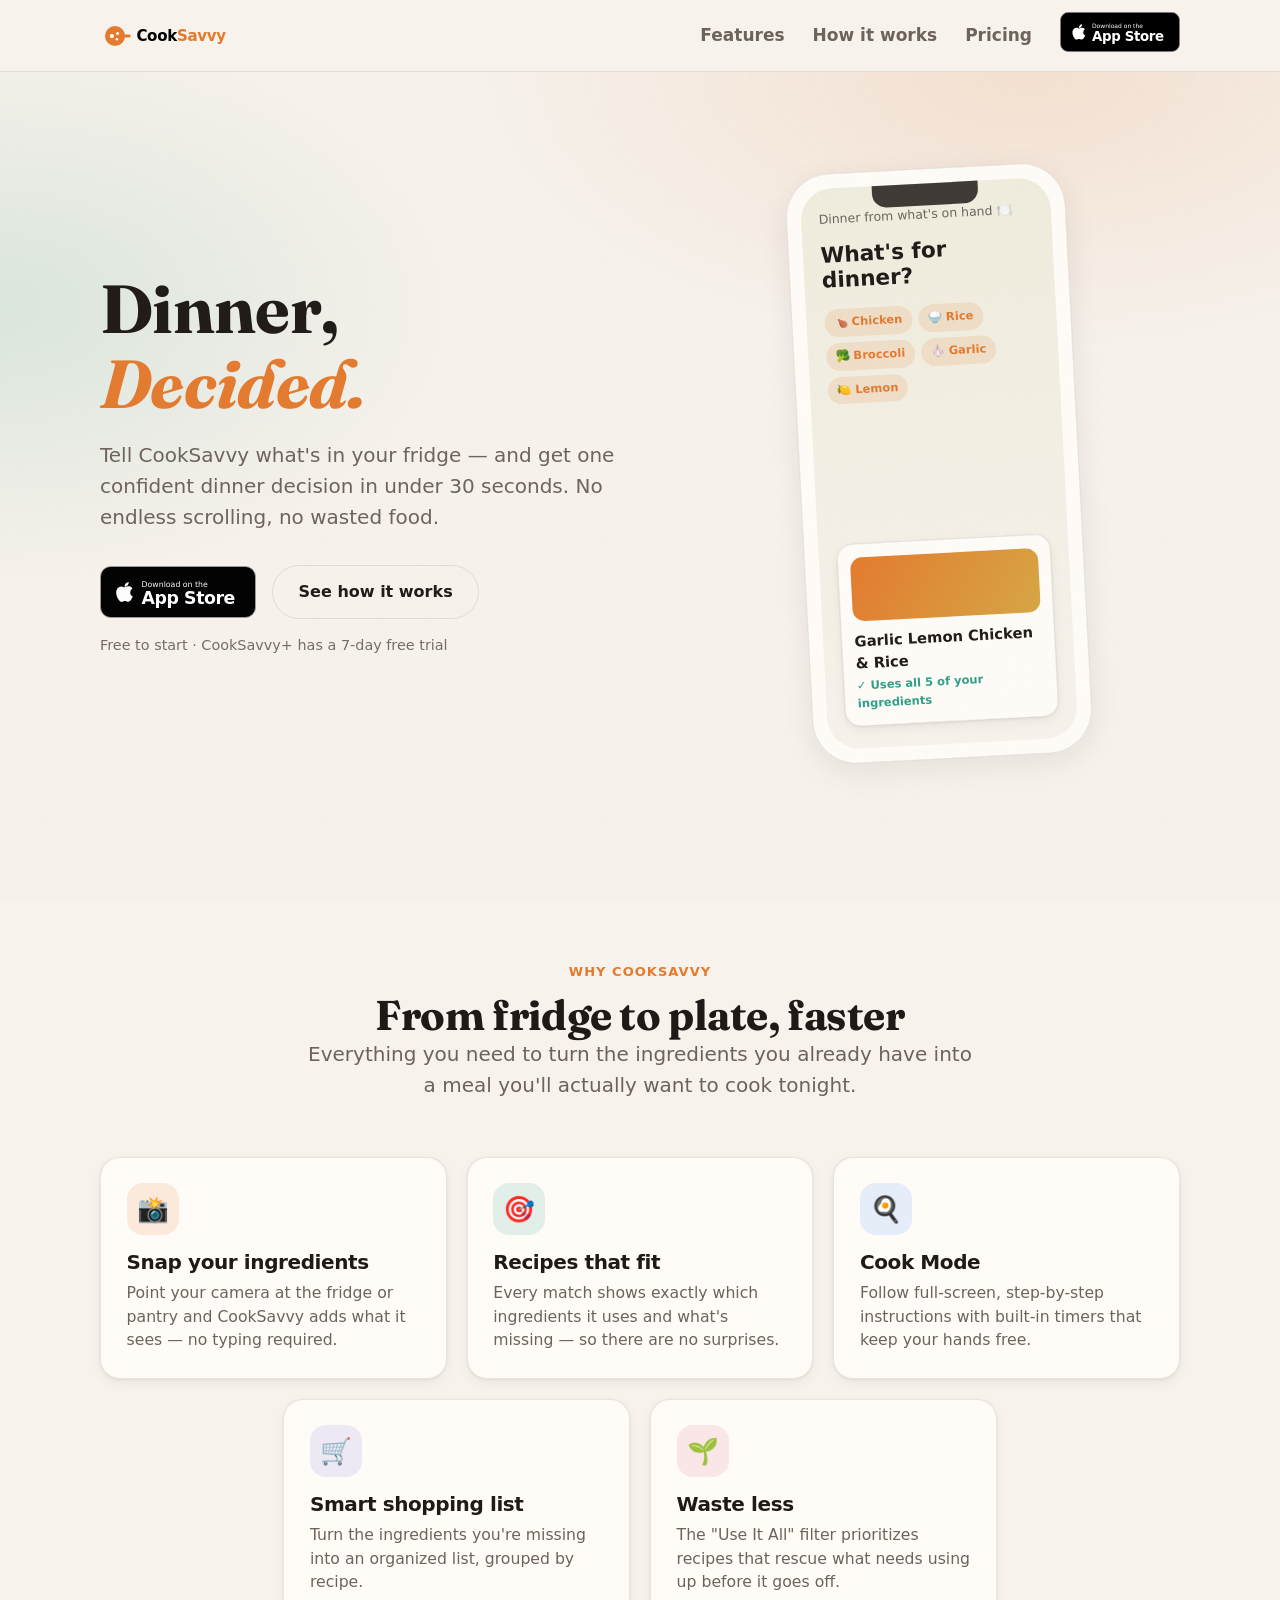
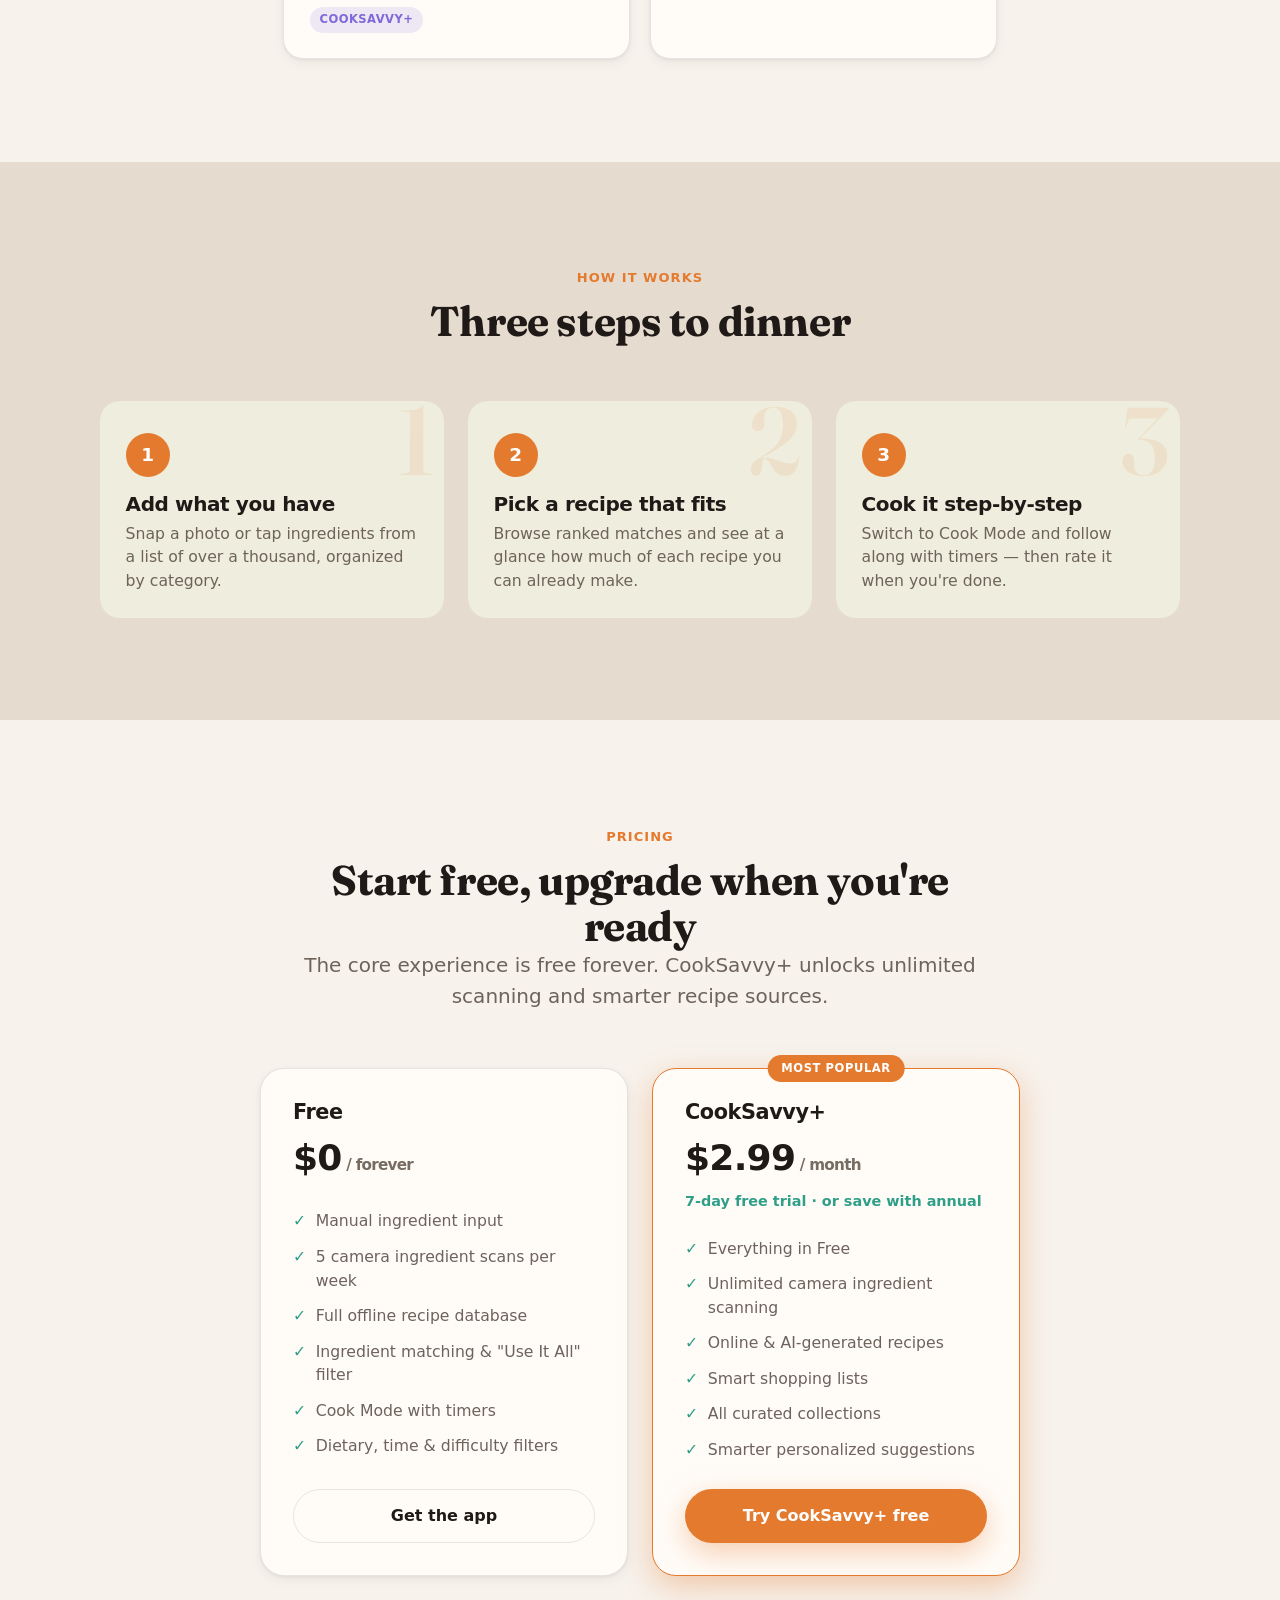
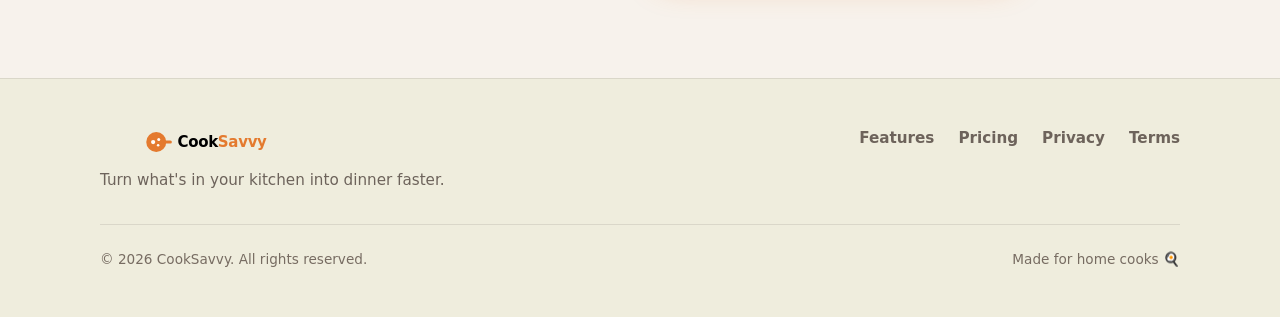
<file: index.html>
<!DOCTYPE html>
<html lang="en">
  <head>
    <meta charset="UTF-8" />
    <meta name="viewport" content="width=device-width, initial-scale=1.0" />

    <title>CookSavvy — Dinner, Decided. Recipes from what's in your fridge</title>
    <meta
      name="description"
      content="Tell CookSavvy what's in your fridge and get one confident dinner decision in under 30 seconds. Snap your ingredients, find recipes that fit, and cook step-by-step."
    />
    <meta name="theme-color" content="#E47A2E" />
    <!-- TODO: once a domain is chosen, add <link rel="canonical">, og:url and an
         absolute og:image (and switch twitter:card back to summary_large_image). -->

    <!-- Open Graph / social -->
    <meta property="og:type" content="website" />
    <meta property="og:site_name" content="CookSavvy" />
    <meta property="og:title" content="CookSavvy — Dinner, Decided." />
    <meta
      property="og:description"
      content="Turn what's in your kitchen into dinner faster. Snap your ingredients, get recipes that fit, and cook step-by-step."
    />
    <meta name="twitter:card" content="summary" />
    <meta name="twitter:title" content="CookSavvy — Dinner, Decided." />
    <meta
      name="twitter:description"
      content="Turn what's in your kitchen into dinner faster."
    />

    <!-- Icons -->
    <link rel="icon" type="image/svg+xml" href="assets/favicon.svg" />
    <link rel="apple-touch-icon" href="assets/favicon.svg" />

    <!-- Display font: Fraunces (headings only; body stays on the system stack).
         display=swap avoids blocking render; preconnect speeds up the fetch. -->
    <link rel="preconnect" href="https://fonts.googleapis.com" />
    <link rel="preconnect" href="https://fonts.gstatic.com" crossorigin />
    <link
      rel="stylesheet"
      href="https://fonts.googleapis.com/css2?family=Fraunces:ital,opsz,wght@0,9..144,600;1,9..144,600&display=swap"
    />

    <!-- Styles -->
    <link rel="stylesheet" href="css/reset.css" />
    <link rel="stylesheet" href="css/styles.css" />

    <!-- Progressive-enhancement JS (non-blocking) -->
    <script src="js/main.js" defer></script>
  </head>

  <body>
    <a class="skip-link" href="#main">Skip to content</a>

    <!-- ===================== Header / nav ===================== -->
    <header class="site-header">
      <nav class="nav container" aria-label="Primary">
        <a class="nav__logo" href="#main" aria-label="CookSavvy home">
          <img src="assets/logo.svg" alt="CookSavvy" width="220" height="48" />
        </a>

        <button
          class="nav__toggle"
          type="button"
          aria-label="Open menu"
          aria-expanded="false"
          aria-controls="nav-menu"
        >
          <svg viewBox="0 0 24 24" fill="none" stroke="currentColor" stroke-width="2" stroke-linecap="round" aria-hidden="true">
            <line x1="3" y1="6" x2="21" y2="6" />
            <line x1="3" y1="12" x2="21" y2="12" />
            <line x1="3" y1="18" x2="21" y2="18" />
          </svg>
        </button>

        <div class="nav__menu" id="nav-menu">
          <ul class="nav__links">
            <li><a href="#features">Features</a></li>
            <li><a href="#how">How it works</a></li>
            <li><a href="#pricing">Pricing</a></li>
          </ul>
          <div class="nav__cta">
            <!-- TODO: replace href with the live App Store listing URL -->
            <a class="badge-link" href="#" aria-label="Download CookSavvy on the App Store">
              <img src="assets/app-store-badge.svg" alt="Download on the App Store" width="180" height="60" />
            </a>
          </div>
        </div>
      </nav>
    </header>

    <main id="main">
      <!-- ===================== Hero ===================== -->
      <section class="hero" aria-labelledby="hero-title">
        <div class="container">
          <div class="hero__copy">
            <h1 class="hero__title" id="hero-title">
              Dinner,<br /><span class="accent">Decided.</span>
            </h1>
            <p class="lead hero__lead">
              Tell CookSavvy what's in your fridge — and get one confident dinner
              decision in under 30 seconds. No endless scrolling, no wasted food.
            </p>
            <div class="hero__actions">
              <!-- TODO: replace href with the live App Store listing URL -->
              <a class="badge-link" href="#" aria-label="Download CookSavvy on the App Store">
                <img src="assets/app-store-badge.svg" alt="Download on the App Store" width="180" height="60" />
              </a>
              <a class="btn btn--ghost" href="#how">See how it works</a>
            </div>
            <p class="hero__note">Free to start · CookSavvy+ has a 7-day free trial</p>
          </div>

          <!-- CSS-drawn phone mockup: ingredients → matched recipe -->
          <div class="hero__media" aria-hidden="true">
            <div class="phone">
              <div class="phone__screen">
                <p class="phone__greeting">Dinner from what's on hand 🍽️</p>
                <p class="phone__q">What's for dinner?</p>
                <div class="chips">
                  <span class="chip">🍗 Chicken</span>
                  <span class="chip">🍚 Rice</span>
                  <span class="chip">🥦 Broccoli</span>
                  <span class="chip">🧄 Garlic</span>
                  <span class="chip">🍋 Lemon</span>
                </div>
                <div class="recipe-card">
                  <div class="recipe-card__img"></div>
                  <p class="recipe-card__title">Garlic Lemon Chicken &amp; Rice</p>
                  <p class="recipe-card__match">✓ Uses all 5 of your ingredients</p>
                </div>
              </div>
            </div>
          </div>
        </div>
      </section>

      <!-- ===================== Features ===================== -->
      <section class="section" aria-labelledby="features-title">
        <div class="container">
          <div class="section__head reveal" id="features">
            <span class="eyebrow">Why CookSavvy</span>
            <h2 id="features-title">From fridge to plate, faster</h2>
            <p class="lead">
              Everything you need to turn the ingredients you already have into
              a meal you'll actually want to cook tonight.
            </p>
          </div>

          <div class="features__grid">
            <article class="feature feature--accent reveal">
              <div class="feature__icon" aria-hidden="true">📸</div>
              <h3>Snap your ingredients</h3>
              <p>
                Point your camera at the fridge or pantry and CookSavvy adds what
                it sees — no typing required.
              </p>
            </article>

            <article class="feature feature--mint reveal">
              <div class="feature__icon" aria-hidden="true">🎯</div>
              <h3>Recipes that fit</h3>
              <p>
                Every match shows exactly which ingredients it uses and what's
                missing — so there are no surprises.
              </p>
            </article>

            <article class="feature feature--sky reveal">
              <div class="feature__icon" aria-hidden="true">🍳</div>
              <h3>Cook Mode</h3>
              <p>
                Follow full-screen, step-by-step instructions with built-in
                timers that keep your hands free.
              </p>
            </article>

            <article class="feature feature--lavender reveal">
              <div class="feature__icon" aria-hidden="true">🛒</div>
              <h3>Smart shopping list</h3>
              <p>
                Turn the ingredients you're missing into an organized list,
                grouped by recipe.
              </p>
              <span class="feature__tag">CookSavvy+</span>
            </article>

            <article class="feature feature--rose reveal">
              <div class="feature__icon" aria-hidden="true">🌱</div>
              <h3>Waste less</h3>
              <p>
                The "Use It All" filter prioritizes recipes that rescue what
                needs using up before it goes off.
              </p>
            </article>
          </div>
        </div>
      </section>

      <!-- ===================== How it works ===================== -->
      <section class="section" aria-labelledby="how-title" style="background: var(--surface-light);">
        <div class="container">
          <div class="section__head reveal" id="how">
            <span class="eyebrow">How it works</span>
            <h2 id="how-title">Three steps to dinner</h2>
          </div>

          <ol class="steps">
            <li class="step reveal">
              <span class="step__num" aria-hidden="true"></span>
              <h3>Add what you have</h3>
              <p>
                Snap a photo or tap ingredients from a list of over a thousand,
                organized by category.
              </p>
            </li>
            <li class="step reveal">
              <span class="step__num" aria-hidden="true"></span>
              <h3>Pick a recipe that fits</h3>
              <p>
                Browse ranked matches and see at a glance how much of each recipe
                you can already make.
              </p>
            </li>
            <li class="step reveal">
              <span class="step__num" aria-hidden="true"></span>
              <h3>Cook it step-by-step</h3>
              <p>
                Switch to Cook Mode and follow along with timers — then rate it
                when you're done.
              </p>
            </li>
          </ol>
        </div>
      </section>

      <!-- ===================== Pricing ===================== -->
      <section class="section" aria-labelledby="pricing-title">
        <div class="container">
          <div class="section__head reveal" id="pricing">
            <span class="eyebrow">Pricing</span>
            <h2 id="pricing-title">Start free, upgrade when you're ready</h2>
            <p class="lead">
              The core experience is free forever. CookSavvy+ unlocks unlimited
              scanning and smarter recipe sources.
            </p>
          </div>

          <div class="pricing__grid">
            <!-- Free plan -->
            <article class="plan reveal" aria-labelledby="plan-free">
              <h3 class="plan__name" id="plan-free">Free</h3>
              <p class="plan__price">$0<small> / forever</small></p>
              <ul class="plan__features">
                <li>Manual ingredient input</li>
                <li>5 camera ingredient scans per week</li>
                <li>Full offline recipe database</li>
                <li>Ingredient matching &amp; "Use It All" filter</li>
                <li>Cook Mode with timers</li>
                <li>Dietary, time &amp; difficulty filters</li>
              </ul>
              <div class="plan__cta">
                <!-- TODO: replace href with the live App Store listing URL -->
                <a class="btn btn--ghost" href="#">Get the app</a>
              </div>
            </article>

            <!-- Premium plan -->
            <article class="plan plan--featured reveal" aria-labelledby="plan-premium">
              <span class="plan__flag">Most popular</span>
              <h3 class="plan__name" id="plan-premium">CookSavvy+</h3>
              <!-- TODO: confirm final pricing before launch -->
              <p class="plan__price">$2.99<small> / month</small></p>
              <p class="plan__trial">7-day free trial · or save with annual</p>
              <ul class="plan__features">
                <li>Everything in Free</li>
                <li>Unlimited camera ingredient scanning</li>
                <li>Online &amp; AI-generated recipes</li>
                <li>Smart shopping lists</li>
                <li>All curated collections</li>
                <li>Smarter personalized suggestions</li>
              </ul>
              <div class="plan__cta">
                <!-- TODO: replace href with the live App Store listing URL -->
                <a class="btn btn--primary" href="#">Try CookSavvy+ free</a>
              </div>
            </article>
          </div>
        </div>
      </section>
    </main>

    <!-- ===================== Footer ===================== -->
    <footer class="site-footer">
      <div class="container">
        <div class="footer__grid">
          <div class="footer__brand">
            <img src="assets/logo.svg" alt="CookSavvy" width="220" height="48" />
            <p>Turn what's in your kitchen into dinner faster.</p>
          </div>
          <nav class="footer__links" aria-label="Footer">
            <a href="#features">Features</a>
            <a href="#pricing">Pricing</a>
            <a href="privacy.html">Privacy</a>
            <a href="terms.html">Terms</a>
            <!-- TODO: add a Contact link once a support email is decided -->
          </nav>
        </div>
        <div class="footer__bottom">
          <p>&copy; <span id="year">2026</span> CookSavvy. All rights reserved.</p>
          <p>Made for home cooks 🍳</p>
        </div>
      </div>
    </footer>
  </body>
</html>
</file>
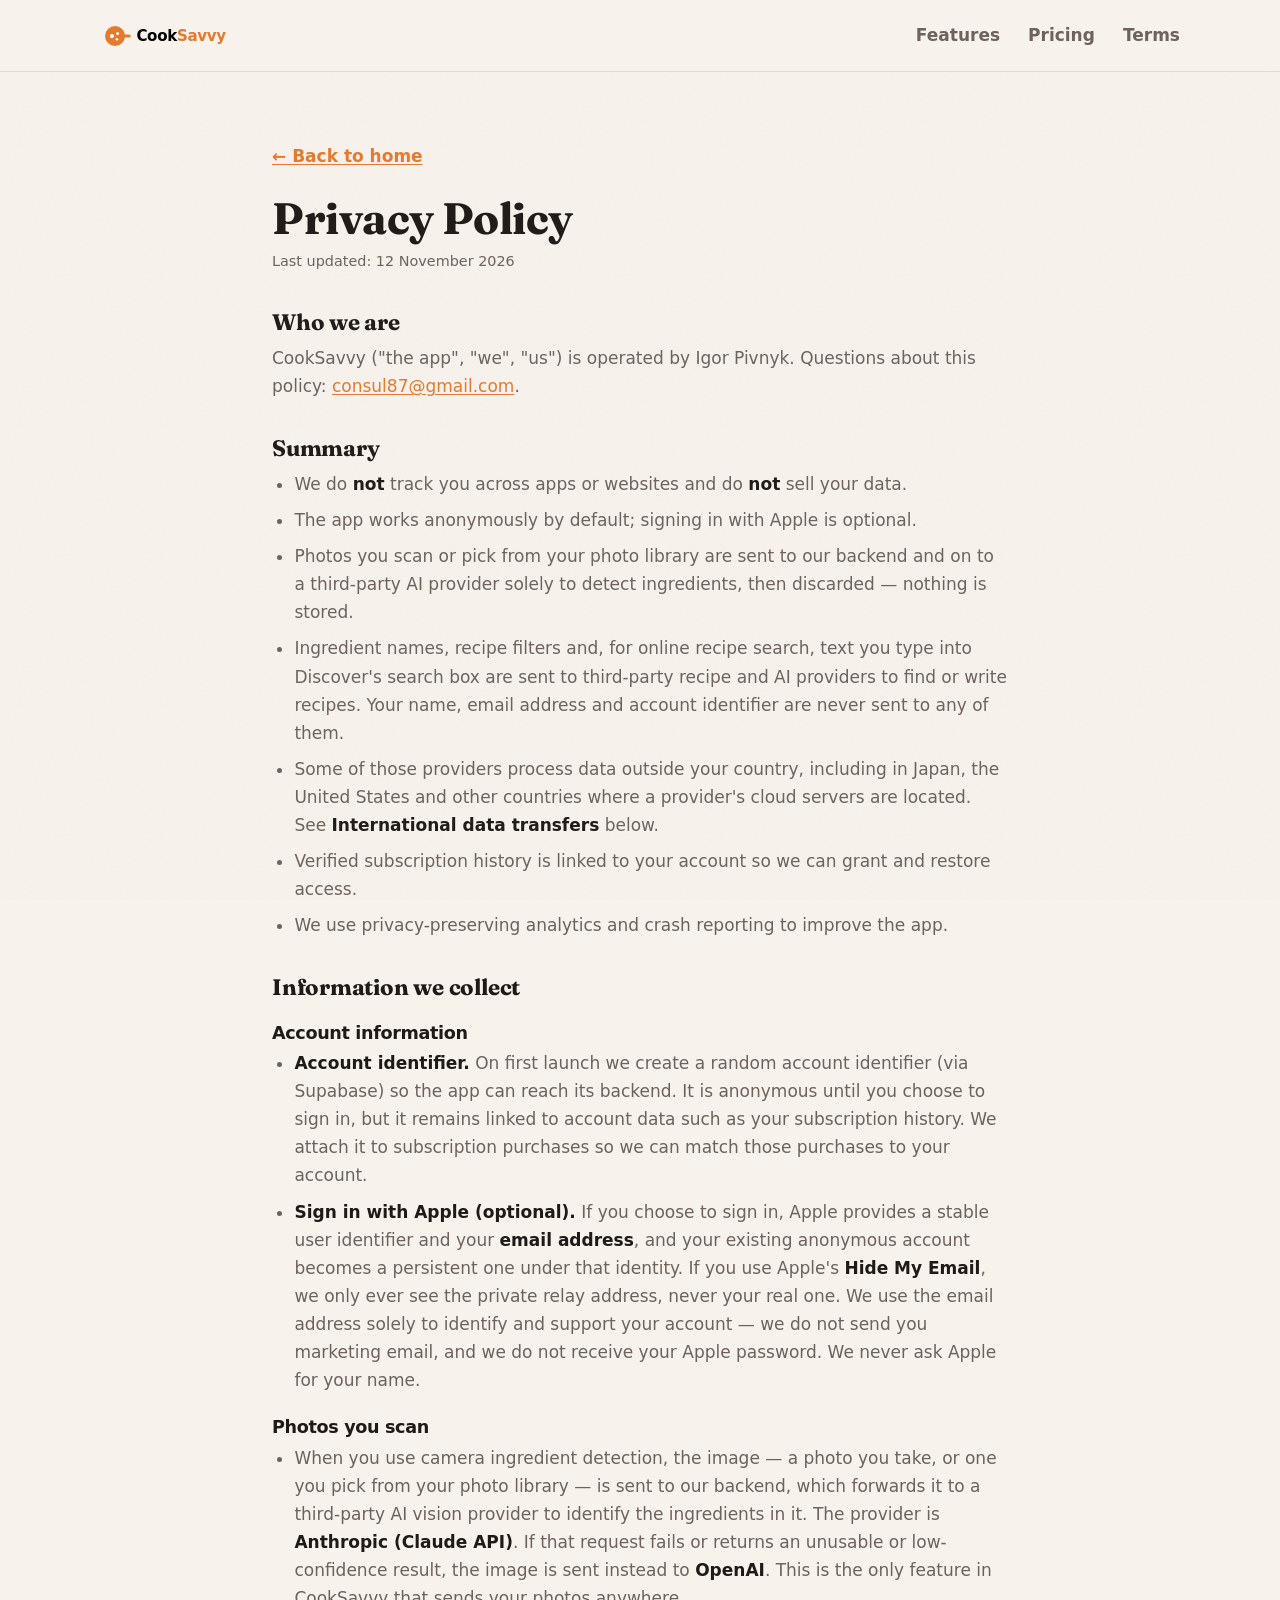
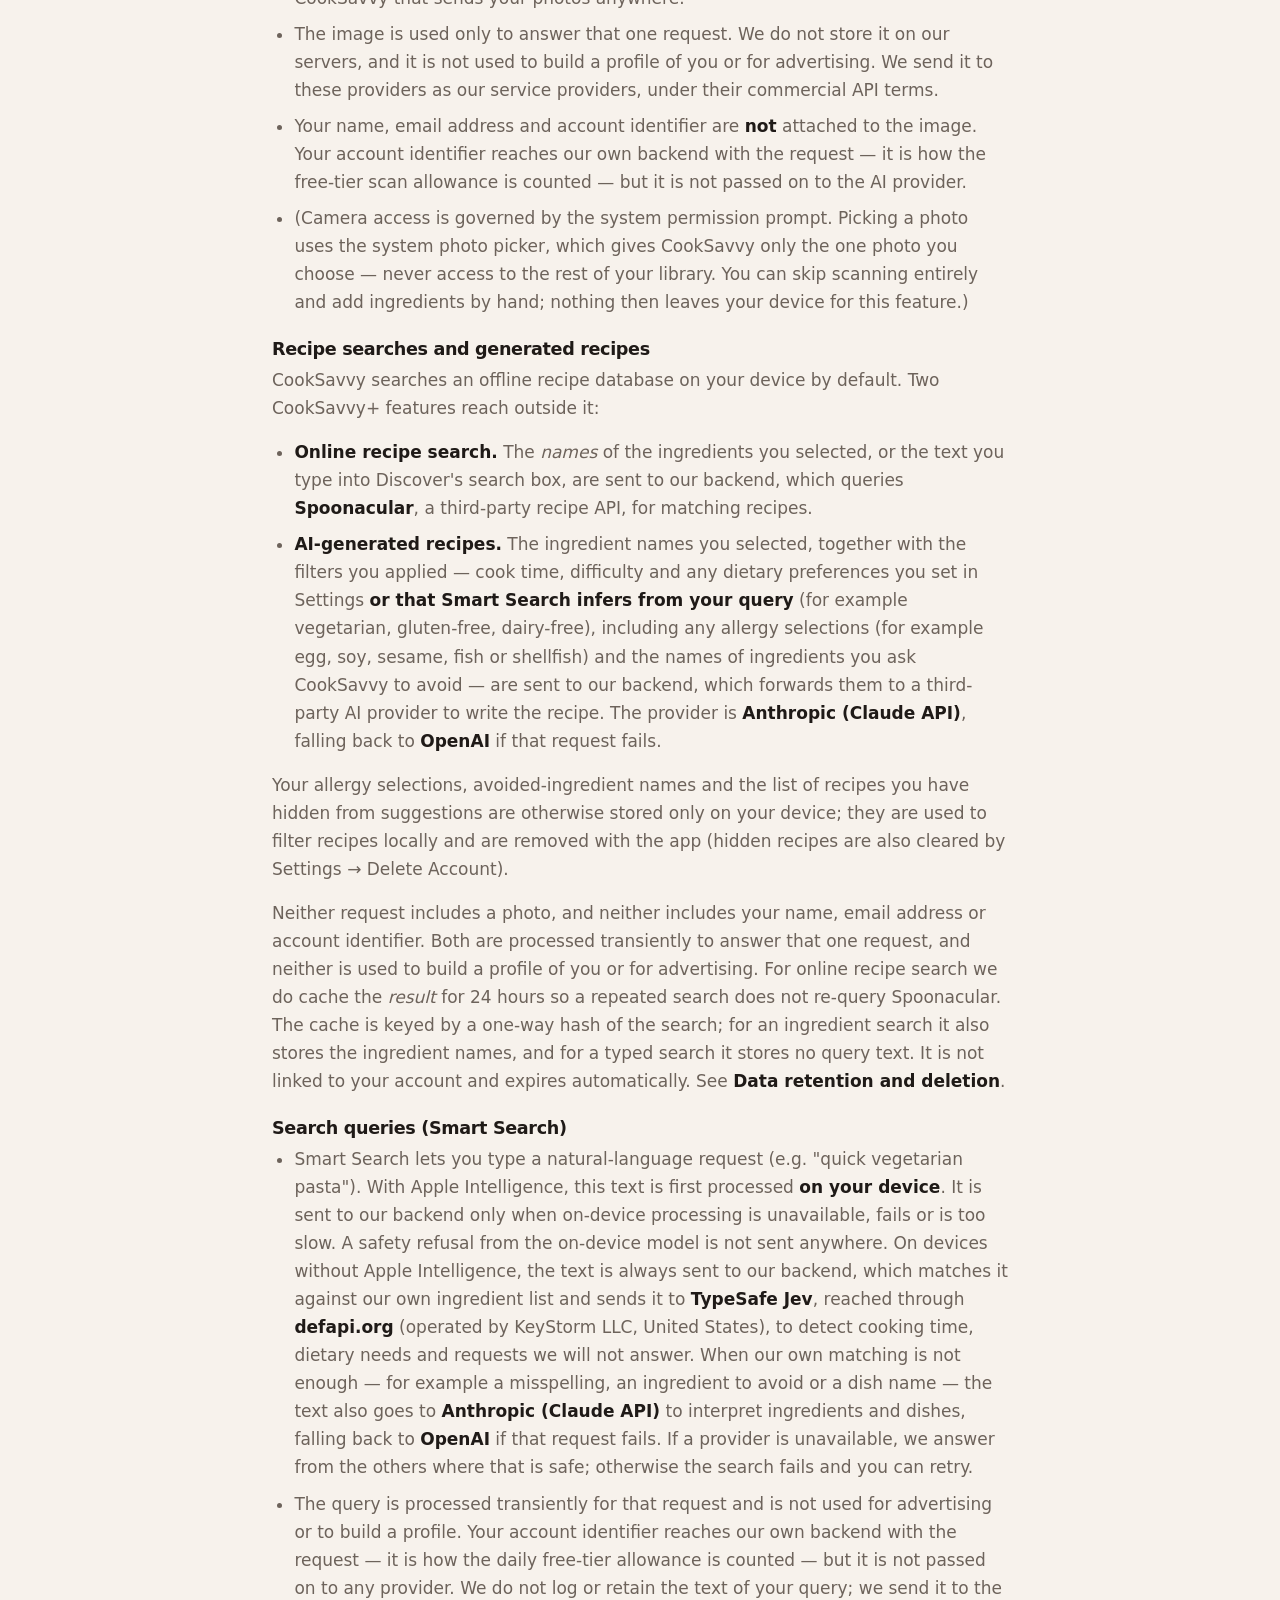
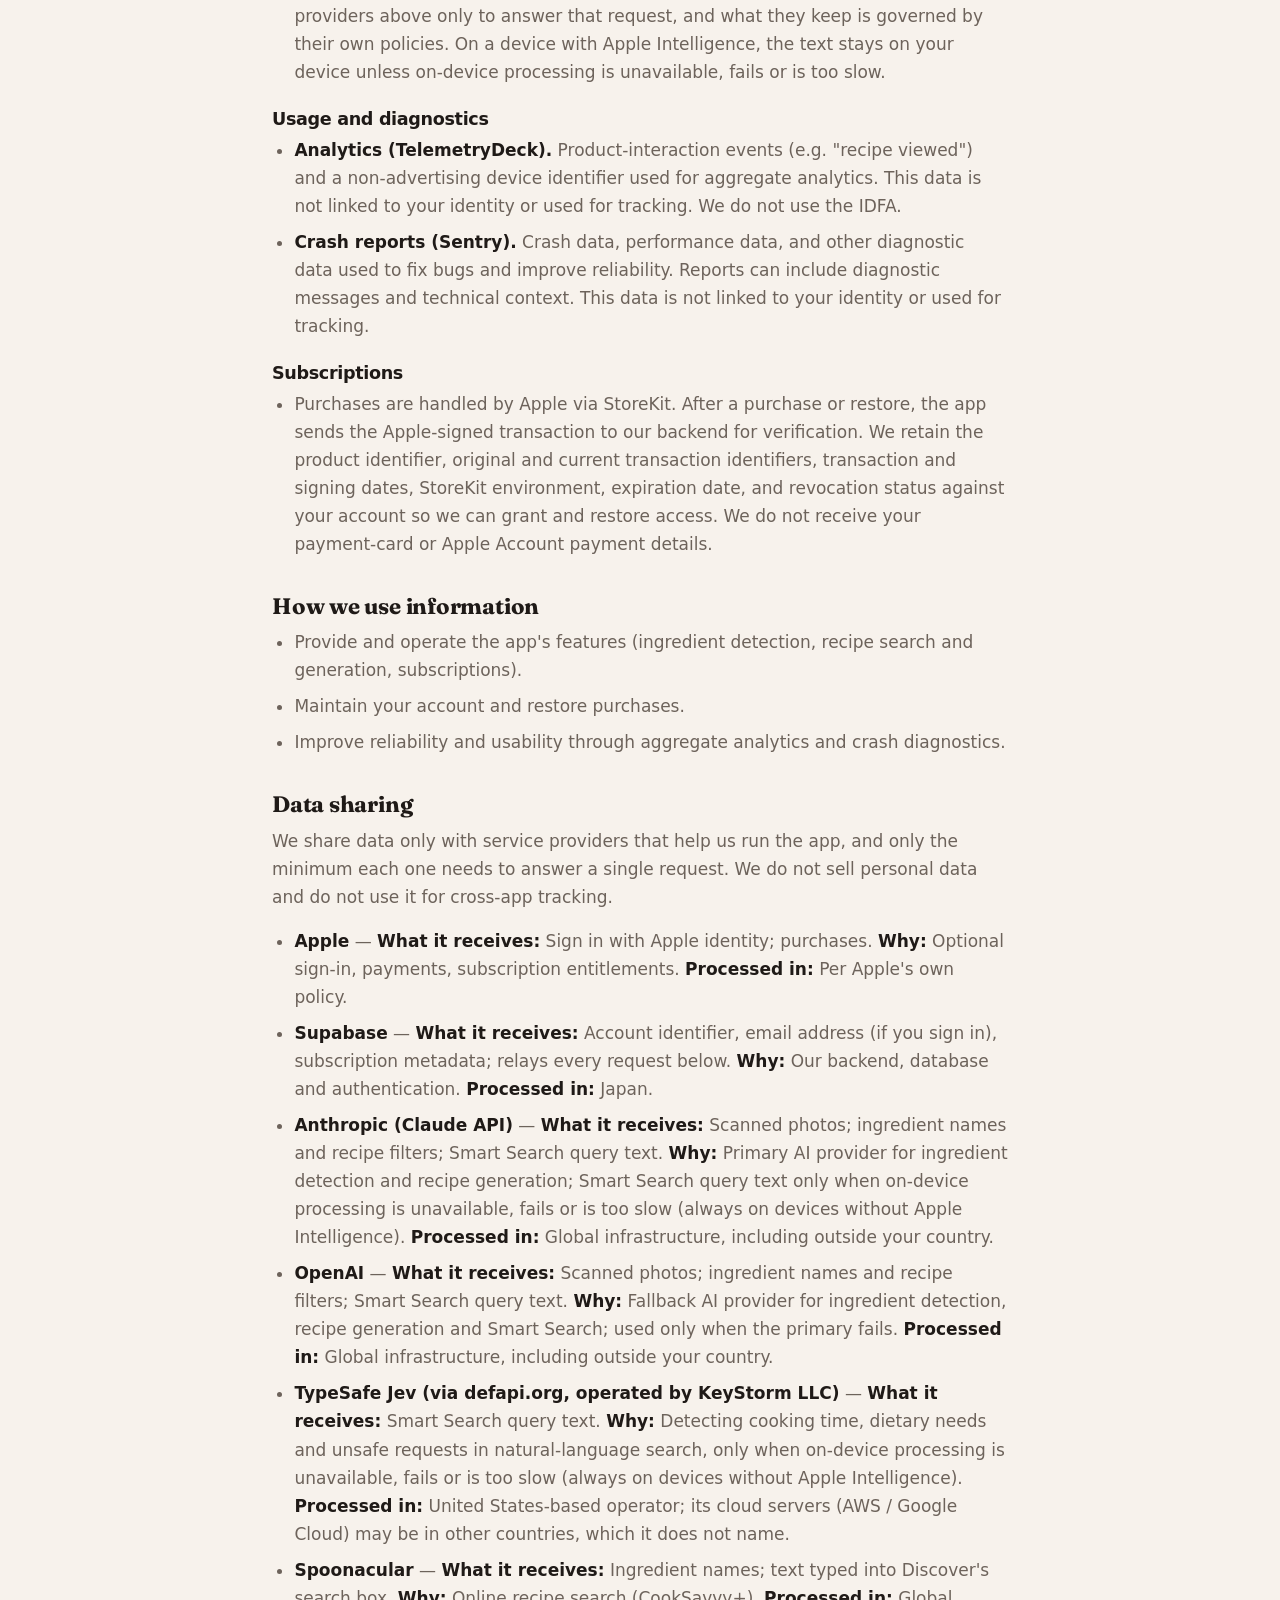
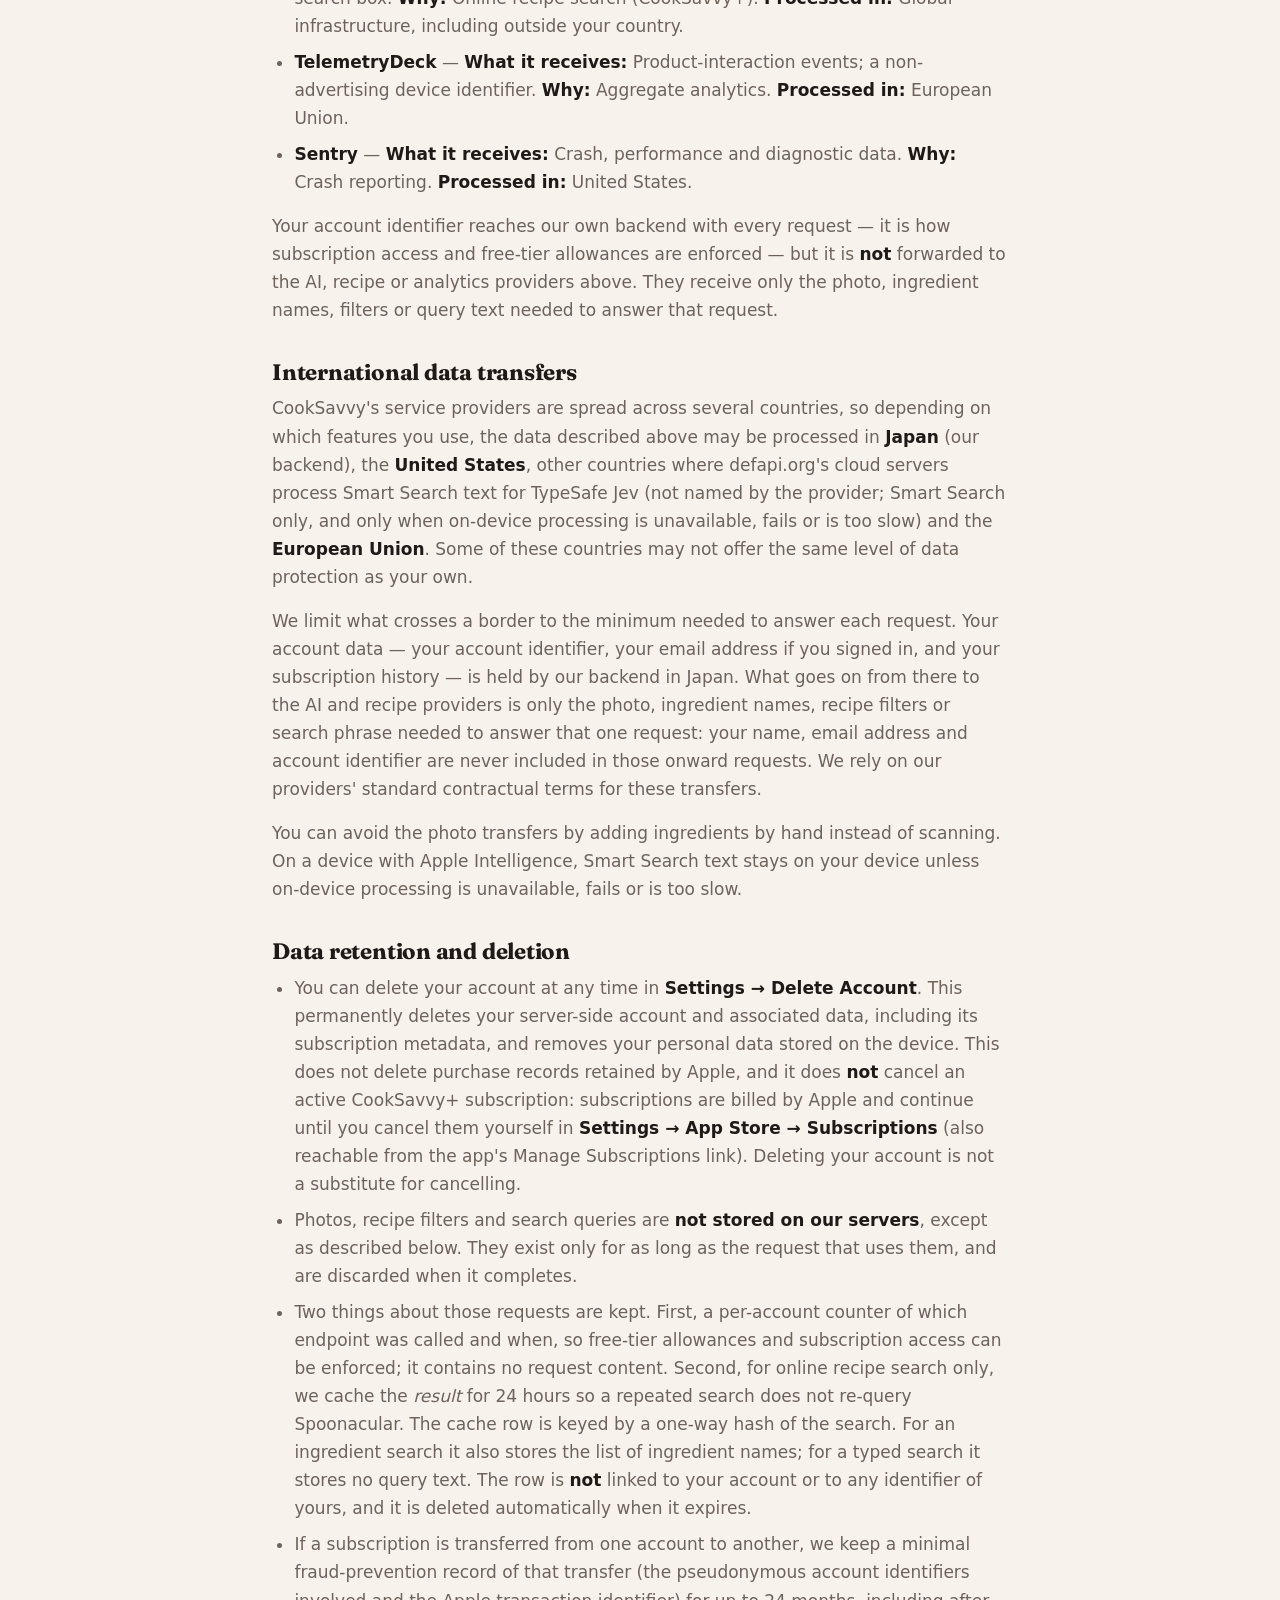
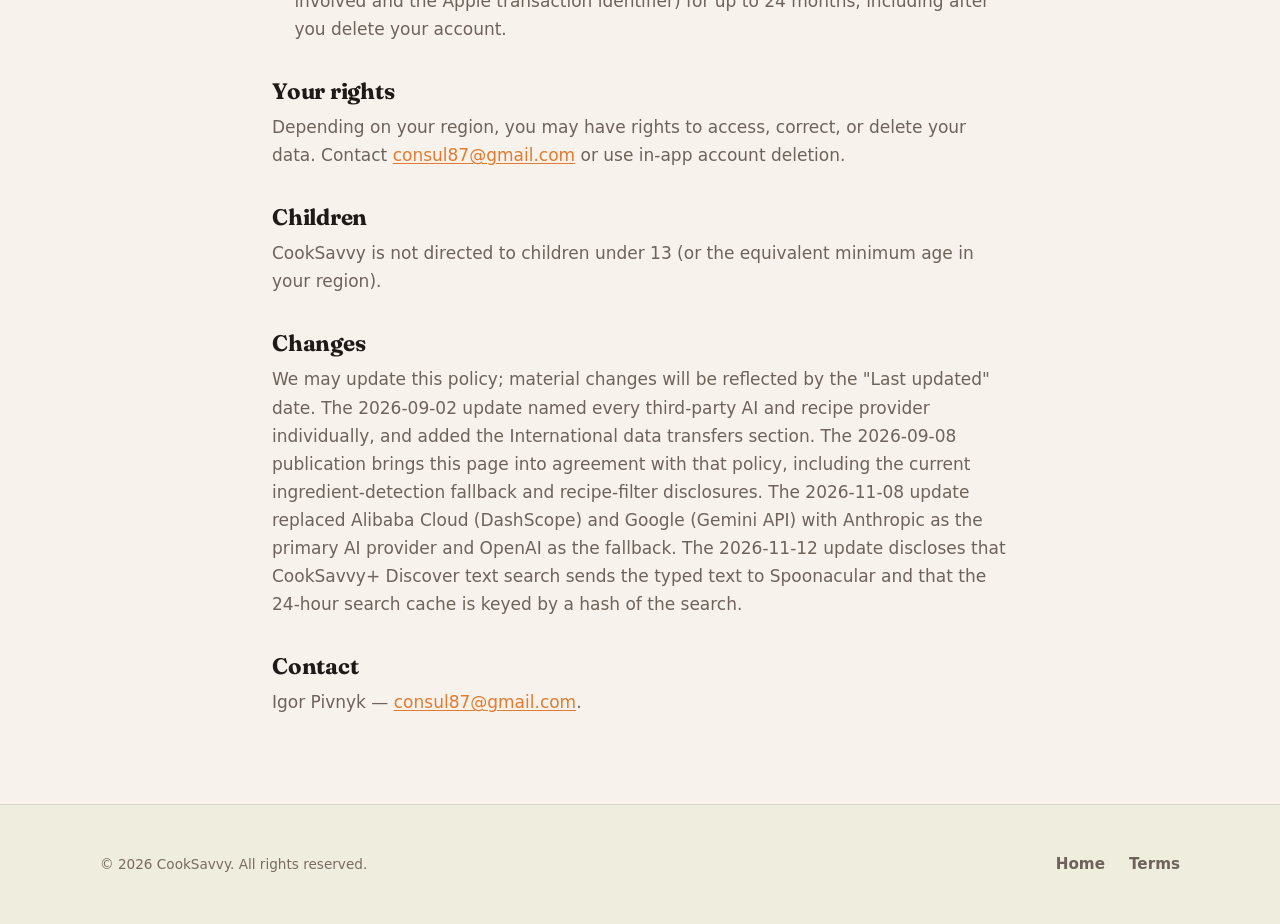
<file: privacy.html>
<!DOCTYPE html>
<html lang="en">
  <head>
    <meta charset="UTF-8" />
    <meta name="viewport" content="width=device-width, initial-scale=1.0" />

    <title>Privacy Policy — CookSavvy</title>
    <meta
      name="description"
      content="How CookSavvy handles your data: no cross-app tracking, no selling data, anonymous by default."
    />
    <meta name="theme-color" content="#E47A2E" />
    <meta name="robots" content="index, follow" />

    <link rel="icon" type="image/svg+xml" href="assets/favicon.svg" />
    <link rel="apple-touch-icon" href="assets/favicon.svg" />

    <link rel="preconnect" href="https://fonts.googleapis.com" />
    <link rel="preconnect" href="https://fonts.gstatic.com" crossorigin />
    <link
      rel="stylesheet"
      href="https://fonts.googleapis.com/css2?family=Fraunces:opsz,wght@9..144,600&display=swap"
    />

    <link rel="stylesheet" href="css/reset.css" />
    <link rel="stylesheet" href="css/styles.css" />
  </head>

  <body>
    <a class="skip-link" href="#main">Skip to content</a>

    <header class="site-header">
      <nav class="nav container" aria-label="Primary">
        <a class="nav__logo" href="index.html" aria-label="CookSavvy home">
          <img src="assets/logo.svg" alt="CookSavvy" width="220" height="48" />
        </a>
        <div class="nav__menu">
          <ul class="nav__links">
            <li><a href="index.html#features">Features</a></li>
            <li><a href="index.html#pricing">Pricing</a></li>
            <li><a href="terms.html">Terms</a></li>
          </ul>
        </div>
      </nav>
    </header>

    <main id="main" class="legal section">
      <div class="container">
        <article class="legal__inner">
          <a class="legal__back" href="index.html">&larr; Back to home</a>

          <h1>Privacy Policy</h1>
          <p class="legal__updated">Last updated: 12 November 2026</p>

          <h2>Who we are</h2>

          <p>
            CookSavvy ("the app", "we", "us") is operated by Igor Pivnyk. Questions about this
            policy: <a href="mailto:consul87@gmail.com">consul87@gmail.com</a>.
          </p>

          <h2>Summary</h2>

          <ul>

          <li>
            We do <strong>not</strong> track you across apps or websites and do
            <strong>not</strong> sell your data.
          </li>

          <li>
            The app works anonymously by default; signing in with Apple is optional.
          </li>

          <li>
            Photos you scan or pick from your photo library are sent to our backend and on to a third-party AI provider solely
            to detect ingredients, then discarded — nothing is stored.
          </li>

          <li>
            Ingredient names, recipe filters and, for online recipe search, text you type into
            Discover's search box are sent to third-party recipe and AI providers to find or write
            recipes. Your name, email address and account identifier are never
            sent to any of them.
          </li>

          <li>
            Some of those providers process data outside your country, including in Japan, the
            United States and other countries where a provider's cloud servers are
            located. See <strong>International data
            transfers</strong> below.
          </li>

          <li>
            Verified subscription history is linked to your account so we can grant and restore
            access.
          </li>

          <li>
            We use privacy-preserving analytics and crash reporting to improve the app.
          </li>

          </ul>

          <h2>Information we collect</h2>

          <h3>Account information</h3>

          <ul>

          <li>
            <strong>Account identifier.</strong> On first launch we create a random account
            identifier (via Supabase) so the app can reach its backend. It is anonymous until
            you choose to sign in, but it remains linked to account data such as your
            subscription history. We attach it to subscription purchases so we can match those
            purchases to your account.
          </li>

          <li>
            <strong>Sign in with Apple (optional).</strong> If you choose to sign in, Apple
            provides a stable user identifier and your <strong>email address</strong>, and your
            existing anonymous account becomes a persistent one under that identity. If you use
            Apple's <strong>Hide My Email</strong>, we only ever see the private relay address,
            never your real one. We use the email address solely to identify and support your
            account — we do not send you marketing email, and we do not receive your Apple
            password. We never ask Apple for your name.
          </li>

          </ul>

          <h3>Photos you scan</h3>

          <ul>

          <li>
            When you use camera ingredient detection, the image &mdash; a photo you take, or one
            you pick from your photo library &mdash; is sent to our backend,
            which forwards it to a third-party AI vision provider to identify the ingredients in
            it. The provider is <strong>Anthropic (Claude API)</strong>. If that request fails or
            returns an unusable or low-confidence result, the image is sent instead to
            <strong>OpenAI</strong>. This is the only feature in CookSavvy that sends your photos
            anywhere.
          </li>

          <li>
            The image is used only to answer that one request. We do not store it on our
            servers, and it is not used to build a profile of you or for advertising. We send it
            to these providers as our service providers, under their commercial API terms.
          </li>

          <li>
            Your name, email address and account identifier are <strong>not</strong> attached to
            the image. Your account identifier reaches our own backend with the request — it is
            how the free-tier scan allowance is counted — but it is not passed on to the AI
            provider.
          </li>

          <li>
            (Camera access is governed by the system permission prompt. Picking a photo uses the
            system photo picker, which gives CookSavvy only the one photo you choose &mdash; never
            access to the rest of your library. You can skip
            scanning entirely and add ingredients by hand; nothing then leaves your device for
            this feature.)
          </li>

          </ul>

          <h3>Recipe searches and generated recipes</h3>

          <p>
            CookSavvy searches an offline recipe database on your device by default. Two
            CookSavvy+ features reach outside it:
          </p>

          <ul>

          <li>
            <strong>Online recipe search.</strong> The <em>names</em> of the ingredients you
            selected, or the text you type into Discover's search box, are sent to our backend,
            which queries <strong>Spoonacular</strong>, a third-party recipe API, for matching
            recipes.
          </li>

          <li>
            <strong>AI-generated recipes.</strong> The ingredient names you selected, together
            with the filters you applied — cook time, difficulty and any dietary
            preferences you set in Settings <strong>or that Smart Search infers from your
            query</strong> (for example vegetarian, gluten-free, dairy-free), including any allergy
            selections (for example egg, soy, sesame, fish or shellfish) and the names of
            ingredients you ask CookSavvy to avoid — are sent to our backend, which forwards them
            to a third-party AI provider to write the recipe. The provider is <strong>Anthropic
            (Claude API)</strong>, falling back to <strong>OpenAI</strong> if that request fails.
          </li>

          </ul>

          <p>
            Your allergy selections, avoided-ingredient names and the list of recipes you have
            hidden from suggestions are otherwise stored only on your device; they are used to
            filter recipes locally and are removed with the app (hidden recipes are also cleared
            by Settings → Delete Account).
          </p>

          <p>
            Neither request includes a photo, and neither includes your name, email address or
            account identifier. Both are processed transiently to answer that one request, and
            neither is used to build a profile of you or for advertising. For online recipe
            search we do cache the <em>result</em> for 24 hours so a repeated search does not
            re-query Spoonacular. The cache is keyed by a one-way hash of the search; for an
            ingredient search it also stores the ingredient names, and for a typed search it
            stores no query text. It is not linked to your account and expires automatically. See
            <strong>Data retention and deletion</strong>.
          </p>

          <h3>Search queries (Smart Search)</h3>

          <ul>

          <li>
            Smart Search lets you type a natural-language request (e.g. "quick vegetarian
            pasta"). With Apple Intelligence, this text is first processed
            <strong>on your device</strong>. It is sent to our backend only when on-device
            processing is unavailable, fails or is too slow. A safety refusal from the on-device
            model is not sent anywhere. On devices without Apple Intelligence, the text is always
            sent to our backend, which matches it against our own ingredient list and sends it to
            <strong>TypeSafe Jev</strong>, reached through <strong>defapi.org</strong> (operated by
            KeyStorm LLC, United States), to detect cooking time, dietary needs and requests we
            will not answer. When our own matching is not enough — for example a misspelling, an
            ingredient to avoid or a dish name — the text also goes to
            <strong>Anthropic (Claude API)</strong> to interpret ingredients and dishes, falling
            back to <strong>OpenAI</strong> if that request fails. If a provider is unavailable, we
            answer from the others where that is safe; otherwise the search fails and you can
            retry.
          </li>

          <li>
            The query is processed transiently for that request and is not used for advertising
            or to build a profile. Your account identifier reaches our own backend with the
            request — it is how the daily free-tier allowance is counted — but it is not passed
            on to any provider. We do not log or retain the text of your query; we send it to
            the providers above only to answer that request, and what they keep is governed by
            their own policies. On a device with Apple Intelligence, the text stays on your device
            unless on-device processing is unavailable, fails or is too slow.
          </li>

          </ul>

          <h3>Usage and diagnostics</h3>

          <ul>

          <li>
            <strong>Analytics (TelemetryDeck).</strong> Product-interaction events (e.g. "recipe
            viewed") and a non-advertising device identifier used for aggregate analytics. This
            data is not linked to your identity or used for tracking. We do not use the IDFA.
          </li>

          <li>
            <strong>Crash reports (Sentry).</strong> Crash data, performance data, and other
            diagnostic data used to fix bugs and improve reliability. Reports can include
            diagnostic messages and technical context. This data is not linked to your identity
            or used for tracking.
          </li>

          </ul>

          <h3>Subscriptions</h3>

          <ul>

          <li>
            Purchases are handled by Apple via StoreKit. After a purchase or restore, the app
            sends the Apple-signed transaction to our backend for verification. We retain the
            product identifier, original and current transaction identifiers, transaction and
            signing dates, StoreKit environment, expiration date, and revocation status against
            your account so we can grant and restore access. We do not receive your payment-card
            or Apple Account payment details.
          </li>

          </ul>

          <h2>How we use information</h2>

          <ul>

          <li>
            Provide and operate the app's features (ingredient detection, recipe search and
            generation, subscriptions).
          </li>

          <li>
            Maintain your account and restore purchases.
          </li>

          <li>
            Improve reliability and usability through aggregate analytics and crash diagnostics.
          </li>

          </ul>

          <h2>Data sharing</h2>

          <p>
            We share data only with service providers that help us run the app, and only the
            minimum each one needs to answer a single request. We do not sell personal data and
            do not use it for cross-app tracking.
          </p>

          <ul>

          <li>
            <strong>Apple</strong> — <strong>What it receives:</strong> Sign in with Apple
            identity; purchases. <strong>Why:</strong> Optional sign-in, payments, subscription
            entitlements. <strong>Processed in:</strong> Per Apple's own policy.
          </li>

          <li>
            <strong>Supabase</strong> — <strong>What it receives:</strong> Account identifier,
            email address (if you sign in), subscription metadata; relays every request below.
            <strong>Why:</strong> Our backend, database and authentication. <strong>Processed
            in:</strong> Japan.
          </li>

          <li>
            <strong>Anthropic (Claude API)</strong> — <strong>What it receives:</strong> Scanned
            photos; ingredient names and recipe filters; Smart Search query text. <strong>Why:</strong>
            Primary AI provider for ingredient detection and recipe generation; Smart Search
            query text only when on-device processing is unavailable, fails or is too slow (always
            on devices without Apple Intelligence). <strong>Processed in:</strong> Global
            infrastructure, including outside your country.
          </li>

          <li>
            <strong>OpenAI</strong> — <strong>What it receives:</strong> Scanned photos; ingredient
            names and recipe filters; Smart Search query text. <strong>Why:</strong> Fallback AI
            provider for ingredient detection, recipe generation and Smart Search; used only when
            the primary fails. <strong>Processed in:</strong> Global infrastructure, including
            outside your country.
          </li>

          <li>
            <strong>TypeSafe Jev (via defapi.org, operated by KeyStorm LLC)</strong> —
            <strong>What it receives:</strong> Smart Search query text. <strong>Why:</strong>
            Detecting cooking time, dietary needs and unsafe requests in natural-language search, only when
            on-device processing is unavailable, fails or is too slow (always on devices without
            Apple Intelligence). <strong>Processed in:</strong> United
            States-based operator; its cloud servers (AWS / Google Cloud) may be in other
            countries, which it does not name.
          </li>

          <li>
            <strong>Spoonacular</strong> — <strong>What it receives:</strong> Ingredient names;
            text typed into Discover's search box.
            <strong>Why:</strong> Online recipe search (CookSavvy+). <strong>Processed
            in:</strong> Global infrastructure, including outside your country.
          </li>

          <li>
            <strong>TelemetryDeck</strong> — <strong>What it receives:</strong>
            Product-interaction events; a non-advertising device identifier.
            <strong>Why:</strong> Aggregate analytics. <strong>Processed in:</strong> European
            Union.
          </li>

          <li>
            <strong>Sentry</strong> — <strong>What it receives:</strong> Crash, performance and
            diagnostic data. <strong>Why:</strong> Crash reporting. <strong>Processed
            in:</strong> United States.
          </li>

          </ul>

          <p>
            Your account identifier reaches our own backend with every request — it is how
            subscription access and free-tier allowances are enforced — but it is
            <strong>not</strong> forwarded to the AI, recipe or analytics providers above. They
            receive only the photo, ingredient names, filters or query text needed to answer
            that request.
          </p>

          <h2>International data transfers</h2>

          <p>
            CookSavvy's service providers are spread across several countries, so depending on
            which features you use, the data described above may be processed in
            <strong>Japan</strong> (our backend), the <strong>United States</strong>,
            other countries where defapi.org's cloud servers process Smart Search text for TypeSafe
            Jev (not named by the provider; Smart Search only, and only when on-device processing is
            unavailable, fails or is too slow) and the <strong>European Union</strong>. Some of these
            countries may not offer the same level of data protection as your own.
          </p>

          <p>
            We limit what crosses a border to the minimum needed to answer each request. Your
            account data — your account identifier, your email address if you signed in, and
            your subscription history — is held by our backend in Japan. What goes on from there
            to the AI and recipe providers is only the photo, ingredient names, recipe filters
            or search phrase needed to answer that one request: your name, email address and
            account identifier are never included in those onward requests. We rely on our
            providers' standard contractual terms for these transfers.
          </p>

          <p>
            You can avoid the photo transfers by adding ingredients by hand instead of scanning. On
            a device with Apple Intelligence, Smart Search text stays on your device unless
            on-device processing is unavailable, fails or is too slow.
          </p>

          <h2>Data retention and deletion</h2>

          <ul>

          <li>
            You can delete your account at any time in <strong>Settings → Delete
            Account</strong>. This permanently deletes your server-side account and associated
            data, including its subscription metadata, and removes your personal data stored on
            the device. This does not delete purchase records retained by Apple, and it does
            <strong>not</strong> cancel an active CookSavvy+ subscription: subscriptions are
            billed by Apple and continue until you cancel them yourself in <strong>Settings →
            App Store → Subscriptions</strong> (also reachable from the app's Manage
            Subscriptions link). Deleting your account is not a substitute for cancelling.
          </li>

          <li>
            Photos, recipe filters and search queries are <strong>not stored on our
            servers</strong>, except as described below. They exist only for as long as the
            request that uses them, and are discarded when it completes.
          </li>

          <li>
            Two things about those requests are kept. First, a per-account counter of which
            endpoint was called and when, so free-tier allowances and subscription access can be
            enforced; it contains no request content. Second, for online recipe search only, we
            cache the <em>result</em> for 24 hours so a repeated search does not re-query
            Spoonacular. The cache row is keyed by a one-way hash of the search. For an ingredient
            search it also stores the list of ingredient names; for a typed search it stores no
            query text. The row is <strong>not</strong> linked to your account or to any
            identifier of yours, and it is deleted automatically when it expires.
          </li>

          <li>
            If a subscription is transferred from one account to another, we keep a minimal
            fraud-prevention record of that transfer (the pseudonymous account identifiers
            involved and the Apple transaction identifier) for up to 24 months, including after
            you delete your account.
          </li>

          </ul>

          <h2>Your rights</h2>

          <p>
            Depending on your region, you may have rights to access, correct, or delete your
            data. Contact <a href="mailto:consul87@gmail.com">consul87@gmail.com</a> or use
            in-app account deletion.
          </p>

          <h2>Children</h2>

          <p>
            CookSavvy is not directed to children under 13 (or the equivalent minimum age in
            your region).
          </p>

          <h2>Changes</h2>

          <p>
            We may update this policy; material changes will be reflected by the "Last updated"
            date. The 2026-09-02 update named every third-party AI and recipe provider
            individually, and added the International data transfers section. The 2026-09-08
            publication brings this page into agreement with that policy, including the current
            ingredient-detection fallback and recipe-filter disclosures. The 2026-11-08 update
            replaced Alibaba Cloud (DashScope) and Google (Gemini API) with Anthropic as the primary
            AI provider and OpenAI as the fallback. The 2026-11-12 update discloses that CookSavvy+
            Discover text search sends the typed text to Spoonacular and that the 24-hour search
            cache is keyed by a hash of the search.
          </p>

          <h2>Contact</h2>

          <p>
            Igor Pivnyk — <a href="mailto:consul87@gmail.com">consul87@gmail.com</a>.
          </p>
        </article>
      </div>
    </main>

    <footer class="site-footer">
      <div class="container">
        <div class="footer__bottom" style="margin-top: 0; padding-top: 0; border: 0;">
          <p>&copy; <span id="year">2026</span> CookSavvy. All rights reserved.</p>
          <nav class="footer__links" aria-label="Footer">
            <a href="index.html">Home</a>
            <a href="terms.html">Terms</a>
          </nav>
        </div>
      </div>
    </footer>

    <script src="js/main.js" defer></script>
  </body>
</html>
</file>
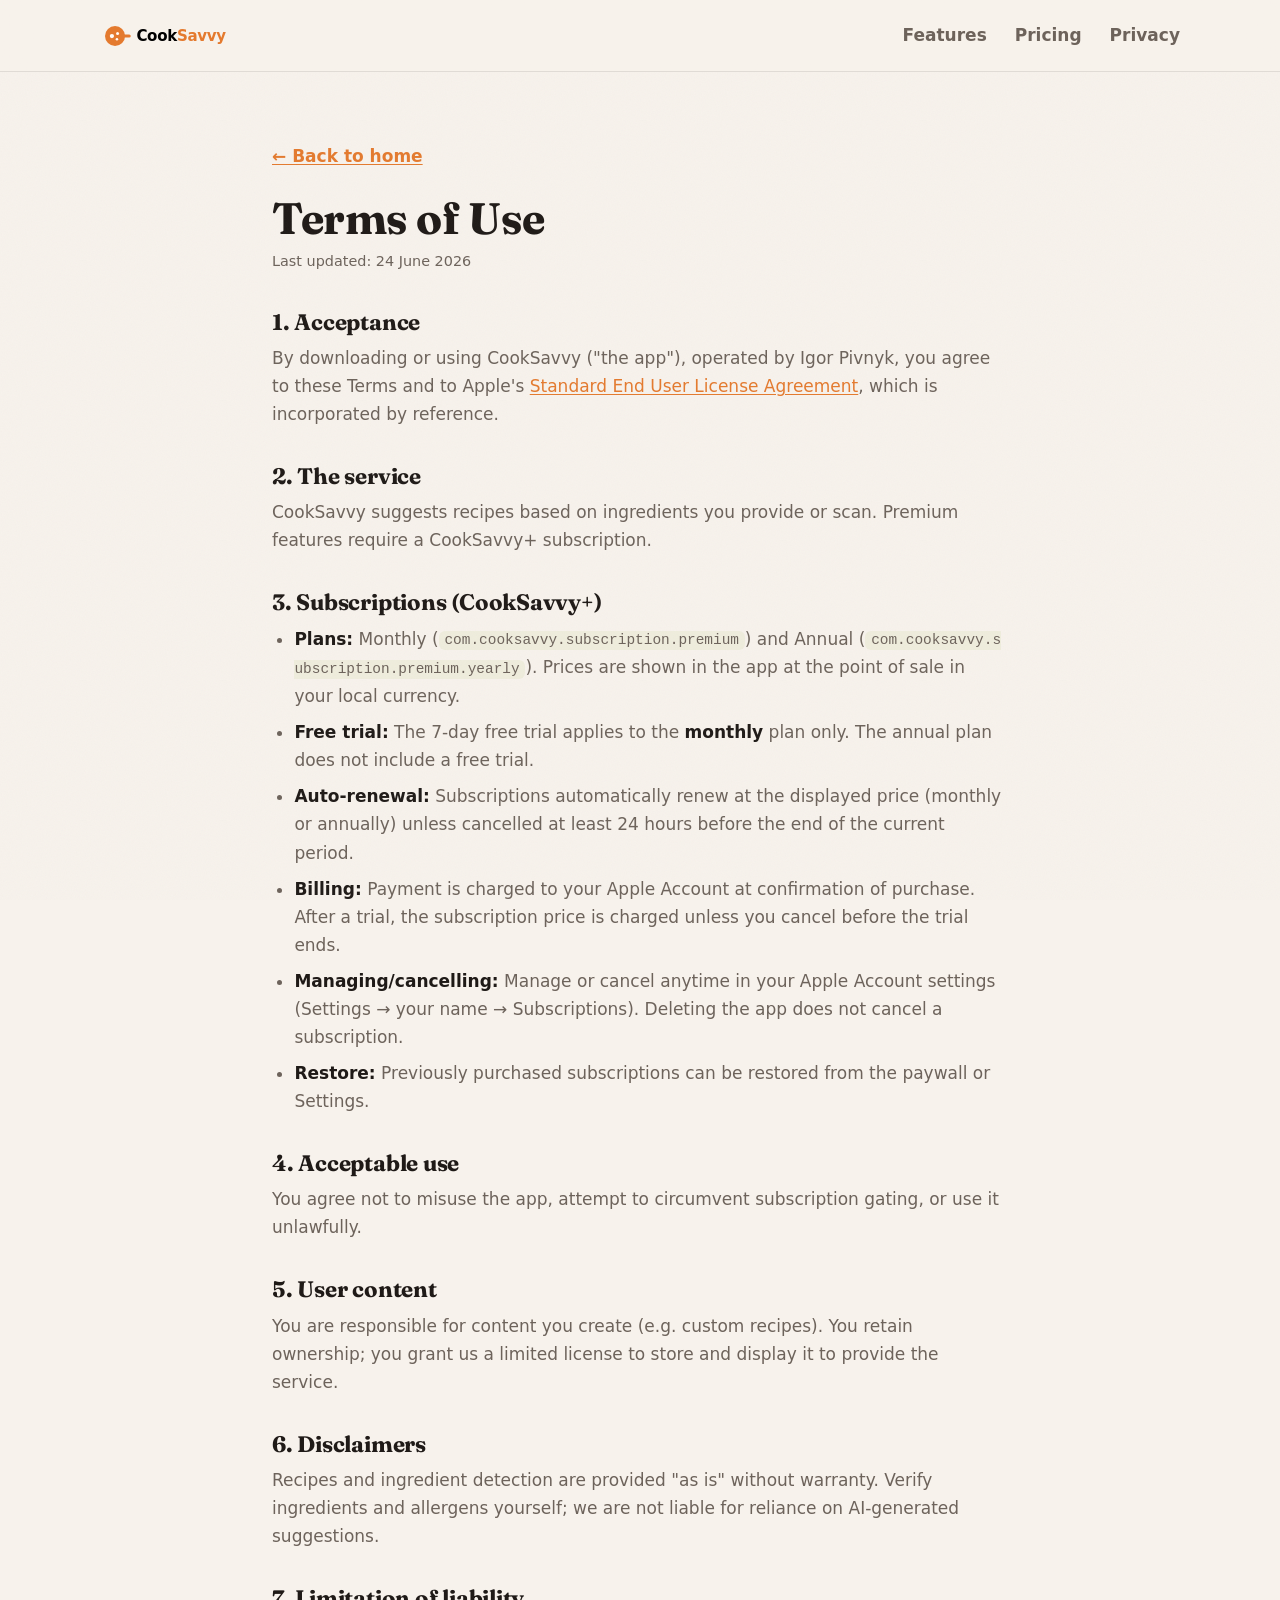
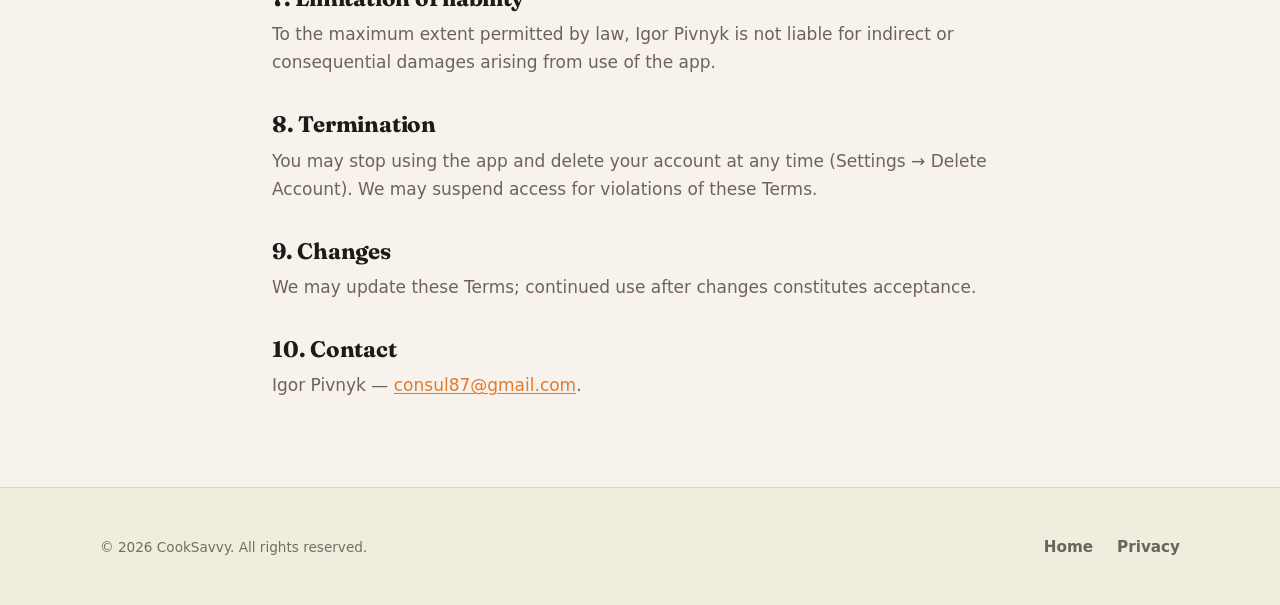
<file: terms.html>
<!DOCTYPE html>
<html lang="en">
  <head>
    <meta charset="UTF-8" />
    <meta name="viewport" content="width=device-width, initial-scale=1.0" />

    <title>Terms of Use — CookSavvy</title>
    <meta
      name="description"
      content="CookSavvy Terms of Use and subscription terms for CookSavvy+ (monthly and annual plans)."
    />
    <meta name="theme-color" content="#E47A2E" />
    <meta name="robots" content="index, follow" />

    <link rel="icon" type="image/svg+xml" href="assets/favicon.svg" />
    <link rel="apple-touch-icon" href="assets/favicon.svg" />

    <link rel="preconnect" href="https://fonts.googleapis.com" />
    <link rel="preconnect" href="https://fonts.gstatic.com" crossorigin />
    <link
      rel="stylesheet"
      href="https://fonts.googleapis.com/css2?family=Fraunces:opsz,wght@9..144,600&display=swap"
    />

    <link rel="stylesheet" href="css/reset.css" />
    <link rel="stylesheet" href="css/styles.css" />
  </head>

  <body>
    <a class="skip-link" href="#main">Skip to content</a>

    <header class="site-header">
      <nav class="nav container" aria-label="Primary">
        <a class="nav__logo" href="index.html" aria-label="CookSavvy home">
          <img src="assets/logo.svg" alt="CookSavvy" width="220" height="48" />
        </a>
        <div class="nav__menu">
          <ul class="nav__links">
            <li><a href="index.html#features">Features</a></li>
            <li><a href="index.html#pricing">Pricing</a></li>
            <li><a href="privacy.html">Privacy</a></li>
          </ul>
        </div>
      </nav>
    </header>

    <main id="main" class="legal section">
      <div class="container">
        <article class="legal__inner">
          <a class="legal__back" href="index.html">&larr; Back to home</a>

          <h1>Terms of Use</h1>
          <p class="legal__updated">Last updated: 24 June 2026</p>

          <h2>1. Acceptance</h2>
          <p>
            By downloading or using CookSavvy ("the app"), operated by
            Igor Pivnyk, you agree to these
            Terms and to Apple's
            <a
              href="https://www.apple.com/legal/internet-services/itunes/dev/stdeula/"
              target="_blank"
              rel="noopener"
              >Standard End User License Agreement</a
            >, which is incorporated by reference.
          </p>

          <h2>2. The service</h2>
          <p>
            CookSavvy suggests recipes based on ingredients you provide or scan.
            Premium features require a CookSavvy+ subscription.
          </p>

          <h2>3. Subscriptions (CookSavvy+)</h2>
          <ul>
            <li>
              <strong>Plans:</strong> Monthly
              (<code>com.cooksavvy.subscription.premium</code>) and Annual
              (<code>com.cooksavvy.subscription.premium.yearly</code>). Prices are
              shown in the app at the point of sale in your local currency.
            </li>
            <li>
              <strong>Free trial:</strong> The 7-day free trial applies to the
              <strong>monthly</strong> plan only. The annual plan does not include a
              free trial.
            </li>
            <li>
              <strong>Auto-renewal:</strong> Subscriptions automatically renew at the
              displayed price (monthly or annually) unless cancelled at least 24
              hours before the end of the current period.
            </li>
            <li>
              <strong>Billing:</strong> Payment is charged to your Apple Account at
              confirmation of purchase. After a trial, the subscription price is
              charged unless you cancel before the trial ends.
            </li>
            <li>
              <strong>Managing/cancelling:</strong> Manage or cancel anytime in your
              Apple Account settings (Settings &rarr; your name &rarr;
              Subscriptions). Deleting the app does not cancel a subscription.
            </li>
            <li>
              <strong>Restore:</strong> Previously purchased subscriptions can be
              restored from the paywall or Settings.
            </li>
          </ul>

          <h2>4. Acceptable use</h2>
          <p>
            You agree not to misuse the app, attempt to circumvent subscription
            gating, or use it unlawfully.
          </p>

          <h2>5. User content</h2>
          <p>
            You are responsible for content you create (e.g. custom recipes). You
            retain ownership; you grant us a limited license to store and display it
            to provide the service.
          </p>

          <h2>6. Disclaimers</h2>
          <p>
            Recipes and ingredient detection are provided "as is" without warranty.
            Verify ingredients and allergens yourself; we are not liable for reliance
            on AI-generated suggestions.
          </p>

          <h2>7. Limitation of liability</h2>
          <p>
            To the maximum extent permitted by law,
            Igor Pivnyk is not liable for
            indirect or consequential damages arising from use of the app.
          </p>

          <h2>8. Termination</h2>
          <p>
            You may stop using the app and delete your account at any time
            (Settings &rarr; Delete Account). We may suspend access for violations of
            these Terms.
          </p>

          <h2>9. Changes</h2>
          <p>
            We may update these Terms; continued use after changes constitutes
            acceptance.
          </p>

          <h2>10. Contact</h2>
          <p>
            Igor Pivnyk &mdash;
            <a href="mailto:consul87@gmail.com">consul87@gmail.com</a>.
          </p>
        </article>
      </div>
    </main>

    <footer class="site-footer">
      <div class="container">
        <div class="footer__bottom" style="margin-top: 0; padding-top: 0; border: 0;">
          <p>&copy; <span id="year">2026</span> CookSavvy. All rights reserved.</p>
          <nav class="footer__links" aria-label="Footer">
            <a href="index.html">Home</a>
            <a href="privacy.html">Privacy</a>
          </nav>
        </div>
      </div>
    </footer>

    <script src="js/main.js" defer></script>
  </body>
</html>
</file>
<file: css/styles.css>
/* ==========================================================================
   styles.css — CookSavvy landing page
   Design tokens mirror the iOS app's Theme/AppTheme.swift so the site feels
   like a natural extension of the product. Mobile-first, system-font, no deps.
   ========================================================================== */

/* --------------------------------------------------------------------------
   1. Design tokens — light theme (warm parchment + burnt-orange accent)
   -------------------------------------------------------------------------- */
:root {
  /* Surfaces */
  --bg: #f7f2ec;
  --surface: #efeddd;
  --surface-light: #e6dbcf;
  --card: #fffcf8;

  /* Accents (semantic, taken from the app) */
  --accent: #e47a2e;
  --accent-strong: #d96b1f;
  --mint: #2f9f88;
  --rose: #d96078;
  --lavender: #7f68d9;
  --sky: #4b8ef6;
  --gold: #d7a642;

  /* Text */
  --text: #1f1a17;
  --text-secondary: #6d635b;
  --text-tertiary: #776c62; /* darkened from #a09488 to meet WCAG AA (4.6:1) */
  --divider: rgba(31, 26, 23, 0.1);

  /* Soft accent washes (≈15% opacity, used for chips/icon tiles) */
  --accent-soft: rgba(228, 122, 46, 0.14);
  --mint-soft: rgba(47, 159, 136, 0.14);
  --rose-soft: rgba(217, 96, 120, 0.14);
  --lavender-soft: rgba(127, 104, 217, 0.14);
  --sky-soft: rgba(75, 142, 246, 0.14);
  --gold-soft: rgba(215, 166, 66, 0.16);

  /* Shape */
  --r-sm: 12px;
  --r-md: 16px;
  --r-lg: 20px;
  --r-xl: 24px;
  --r-pill: 32px;

  /* Elevation — soft, warm shadows echoing the app's .neonGlow feel */
  --shadow-sm: 0 1px 3px rgba(31, 26, 23, 0.06), 0 4px 12px rgba(31, 26, 23, 0.05);
  --shadow-md: 0 8px 30px rgba(31, 26, 23, 0.08);
  --shadow-accent: 0 10px 30px rgba(228, 122, 46, 0.35);

  /* Layout rhythm */
  --page-padding: 20px;
  --max-width: 1120px;
  --header-height: 72px;

  /* Typography
     --font:         system rounded stack (UI + body) to match the iOS app
     --font-display: Fraunces, a warm editorial serif, for big headings — gives
                     the page personality the system font can't, while body/UI
                     stay native-feeling. Falls back to a serif if it fails to load. */
  --font: ui-rounded, "SF Pro Rounded", system-ui, -apple-system, "Segoe UI",
    Roboto, Helvetica, Arial, sans-serif;
  --font-display: "Fraunces", "Iowan Old Style", Georgia, "Times New Roman", serif;
}

/* --------------------------------------------------------------------------
   2. Design tokens — dark theme (deep navy-charcoal, vivid orange)
   -------------------------------------------------------------------------- */
@media (prefers-color-scheme: dark) {
  :root {
    --bg: #0f0f17;
    --surface: #1c1c26;
    --surface-light: #292936;
    --card: #21212e;

    --accent: #ff8c33;
    --accent-strong: #ff9d4f;
    --mint: #4dd9b8;
    --rose: #f2597f;
    --lavender: #a680f2;
    --sky: #59a6ff;
    --gold: #ffd14d;

    --text: #ffffff;
    --text-secondary: rgba(255, 255, 255, 0.65);
    --text-tertiary: rgba(255, 255, 255, 0.5); /* raised from .35 to meet WCAG AA */
    --divider: rgba(255, 255, 255, 0.08);

    --accent-soft: rgba(255, 140, 51, 0.16);
    --mint-soft: rgba(77, 217, 184, 0.16);
    --rose-soft: rgba(242, 89, 127, 0.16);
    --lavender-soft: rgba(166, 128, 242, 0.16);
    --sky-soft: rgba(89, 166, 255, 0.16);
    --gold-soft: rgba(255, 209, 77, 0.16);

    --shadow-sm: 0 1px 3px rgba(0, 0, 0, 0.4), 0 4px 12px rgba(0, 0, 0, 0.3);
    --shadow-md: 0 8px 30px rgba(0, 0, 0, 0.45);
    --shadow-accent: 0 10px 30px rgba(255, 140, 51, 0.3);
  }
}

/* --------------------------------------------------------------------------
   3. Base
   -------------------------------------------------------------------------- */
html {
  scroll-behavior: smooth;
  /* offset anchor targets so they aren't hidden behind the sticky header */
  scroll-padding-top: calc(var(--header-height) + 16px);
}

body {
  font-family: var(--font);
  background-color: var(--bg);
  color: var(--text);
  font-size: 1.0625rem;
}

/* Subtle film-grain overlay for tactile depth — sits above backgrounds, never
   intercepts clicks. Inline SVG feTurbulence keeps it asset-free. */
body::after {
  content: "";
  position: fixed;
  inset: 0;
  z-index: 1;
  pointer-events: none;
  opacity: 0.035;
  background-image: url("data:image/svg+xml,%3Csvg xmlns='http://www.w3.org/2000/svg' width='140' height='140'%3E%3Cfilter id='n'%3E%3CfeTurbulence type='fractalNoise' baseFrequency='0.8' numOctaves='2' stitchTiles='stitch'/%3E%3C/filter%3E%3Crect width='100%25' height='100%25' filter='url(%23n)'/%3E%3C/svg%3E");
}

@media (prefers-color-scheme: dark) {
  body::after {
    opacity: 0.05; /* grain reads a touch stronger on the dark canvas */
  }
}

/* Shared container */
.container {
  width: 100%;
  max-width: var(--max-width);
  margin-inline: auto;
  padding-inline: var(--page-padding);
}

/* Fluid section rhythm */
.section {
  padding-block: clamp(3.5rem, 8vw, 6.5rem);
}

.section__head {
  max-width: 42rem;
  margin-inline: auto;
  margin-bottom: clamp(2rem, 5vw, 3.5rem);
  text-align: center;
}

.eyebrow {
  display: inline-block;
  font-size: 0.8125rem;
  font-weight: 700;
  letter-spacing: 0.08em;
  text-transform: uppercase;
  color: var(--accent);
  margin-bottom: 0.75rem;
}

/* Headings — fluid type via clamp() */
h1,
h2,
h3 {
  line-height: 1.1;
  font-weight: 700;
}

/* Display headings use Fraunces; the serif needs looser tracking than the sans */
h1,
h2 {
  font-family: var(--font-display);
  letter-spacing: -0.01em;
}

h3 {
  letter-spacing: -0.02em;
  font-size: 1.25rem;
}

h2 {
  font-size: clamp(1.75rem, 4vw, 2.6rem);
}

.lead {
  color: var(--text-secondary);
  font-size: clamp(1.0625rem, 2vw, 1.25rem);
  line-height: 1.55;
}

/* Accessible visible focus for keyboard users */
:focus-visible {
  outline: 3px solid var(--accent);
  outline-offset: 3px;
  border-radius: 6px;
}

/* Screen-reader-only utility */
.visually-hidden {
  position: absolute;
  width: 1px;
  height: 1px;
  padding: 0;
  margin: -1px;
  overflow: hidden;
  clip: rect(0, 0, 0, 0);
  white-space: nowrap;
  border: 0;
}

/* Skip link */
.skip-link {
  position: absolute;
  left: 50%;
  top: 0;
  transform: translate(-50%, -120%);
  background: var(--accent);
  color: #fff;
  padding: 0.6rem 1.1rem;
  border-radius: 0 0 var(--r-sm) var(--r-sm);
  font-weight: 600;
  z-index: 100;
  transition: transform 0.2s ease;
}

.skip-link:focus {
  transform: translate(-50%, 0);
}

/* --------------------------------------------------------------------------
   4. Buttons & badges
   -------------------------------------------------------------------------- */
.btn {
  display: inline-flex;
  align-items: center;
  justify-content: center;
  gap: 0.5rem;
  padding: 0.85rem 1.6rem;
  border-radius: var(--r-pill);
  font-weight: 700;
  font-size: 1rem;
  cursor: pointer;
  border: 1px solid transparent;
  transition: transform 0.15s ease, box-shadow 0.2s ease, background-color 0.2s ease;
}

.btn--primary {
  background: var(--accent);
  color: #fff;
  box-shadow: var(--shadow-accent);
}

.btn--primary:hover {
  background: var(--accent-strong);
  transform: translateY(-2px);
}

.btn--ghost {
  background: transparent;
  color: var(--text);
  border-color: var(--divider);
}

.btn--ghost:hover {
  background: var(--surface);
}

/* App Store badge image link */
.badge-link {
  display: inline-block;
  border-radius: var(--r-md);
  transition: transform 0.15s ease, box-shadow 0.2s ease;
}

.badge-link:hover {
  transform: translateY(-2px);
  box-shadow: var(--shadow-md);
}

.badge-link img {
  height: 52px;
  width: auto;
}

/* --------------------------------------------------------------------------
   5. Header / navigation
   -------------------------------------------------------------------------- */
.site-header {
  position: sticky;
  top: 0;
  z-index: 50;
  height: var(--header-height);
  display: flex;
  align-items: center;
  background: color-mix(in srgb, var(--bg) 82%, transparent);
  backdrop-filter: saturate(180%) blur(14px);
  -webkit-backdrop-filter: saturate(180%) blur(14px);
  border-bottom: 1px solid var(--divider);
}

.nav {
  display: flex;
  align-items: center;
  justify-content: space-between;
  width: 100%;
  gap: 1rem;
}

.nav__logo {
  display: inline-flex;
  align-items: center;
  color: var(--text);
}

.nav__logo img {
  height: 30px;
  width: auto;
}

/* Desktop: links + CTA sit on one row, pushed to the right by the nav's
   space-between. The mobile media query below overrides this to a dropdown. */
.nav__menu {
  display: flex;
  align-items: center;
  gap: 1.75rem;
}

.nav__links {
  display: flex;
  align-items: center;
  gap: 1.75rem;
}

.nav__links a {
  font-weight: 600;
  color: var(--text-secondary);
  transition: color 0.15s ease;
}

.nav__links a:hover {
  color: var(--text);
}

.nav__cta .badge-link img {
  height: 40px;
}

/* Hamburger toggle — hidden on desktop */
.nav__toggle {
  display: none;
  background: transparent;
  border: 0;
  padding: 0.5rem;
  cursor: pointer;
  color: var(--text);
}

.nav__toggle svg {
  width: 26px;
  height: 26px;
}

/* --------------------------------------------------------------------------
   6. Hero
   -------------------------------------------------------------------------- */
.hero {
  position: relative;
  overflow: hidden;
  padding-block: clamp(3rem, 9vw, 6rem);
}

/* warm radial glow behind the hero */
.hero::before {
  content: "";
  position: absolute;
  inset: 0;
  background:
    radial-gradient(60% 50% at 80% 0%, var(--accent-soft), transparent 70%),
    radial-gradient(50% 50% at 0% 30%, var(--mint-soft), transparent 70%);
  pointer-events: none;
}

.hero .container {
  position: relative;
  display: grid;
  grid-template-columns: 1fr;
  gap: clamp(2.5rem, 6vw, 4rem);
  align-items: center;
}

.hero__title {
  font-size: clamp(2.5rem, 7vw, 4.25rem);
}

.hero__title .accent {
  color: var(--accent);
  font-style: italic; /* Fraunces italic adds an editorial flourish on "Decided." */
}

.hero__lead {
  margin-top: 1.25rem;
  max-width: 34rem;
}

.hero__actions {
  margin-top: 2rem;
  display: flex;
  flex-wrap: wrap;
  align-items: center;
  gap: 1rem;
}

.hero__note {
  margin-top: 1rem;
  font-size: 0.9rem;
  color: var(--text-tertiary);
}

/* Phone mockup — drawn entirely in CSS/markup, no image asset needed */
.hero__media {
  display: flex;
  justify-content: center;
}

.phone {
  position: relative;
  width: min(280px, 78vw);
  aspect-ratio: 9 / 19;
  background: var(--card);
  border-radius: 44px;
  padding: 14px;
  box-shadow: var(--shadow-md);
  border: 1px solid var(--divider);
}

.phone::before {
  /* notch */
  content: "";
  position: absolute;
  top: 14px;
  left: 50%;
  transform: translateX(-50%);
  width: 38%;
  height: 22px;
  background: var(--text);
  border-radius: 0 0 14px 14px;
  opacity: 0.85;
  z-index: 2;
}

.phone__screen {
  height: 100%;
  border-radius: 32px;
  background: linear-gradient(180deg, var(--surface), var(--bg));
  padding: 1.4rem 1.1rem;
  display: flex;
  flex-direction: column;
  gap: 0.85rem;
  overflow: hidden;
}

.phone__greeting {
  font-size: 0.78rem;
  color: var(--text-secondary);
}

.phone__q {
  font-size: 1.35rem;
  font-weight: 700;
  line-height: 1.15;
}

.chips {
  display: flex;
  flex-wrap: wrap;
  gap: 0.4rem;
  margin-top: 0.2rem;
}

.chip {
  font-size: 0.72rem;
  font-weight: 600;
  padding: 0.32rem 0.6rem;
  border-radius: var(--r-pill);
  background: var(--accent-soft);
  color: var(--accent);
}

.recipe-card {
  margin-top: auto;
  background: var(--card);
  border: 1px solid var(--divider);
  border-radius: var(--r-md);
  padding: 0.8rem;
  box-shadow: var(--shadow-sm);
}

.recipe-card__img {
  height: 64px;
  border-radius: var(--r-sm);
  background: linear-gradient(120deg, var(--accent), var(--gold));
}

.recipe-card__title {
  font-weight: 700;
  font-size: 0.92rem;
  margin-top: 0.55rem;
}

.recipe-card__match {
  font-size: 0.72rem;
  color: var(--mint);
  font-weight: 600;
  margin-top: 0.2rem;
}

/* Phone gets a gentle tilt for an asymmetric, lively hero; straightens on hover */
.phone {
  transform: rotate(-3deg);
  transition: transform 0.4s cubic-bezier(0.22, 1, 0.36, 1);
}

.hero__media:hover .phone {
  transform: rotate(0deg);
}

/* Staggered hero entrance — CSS-only, opt-in via prefers-reduced-motion */
@media (prefers-reduced-motion: no-preference) {
  .hero__copy > *,
  .hero__media {
    opacity: 0;
    animation: hero-rise 0.7s cubic-bezier(0.22, 1, 0.36, 1) forwards;
  }

  .hero__title { animation-delay: 0.05s; }
  .hero__lead { animation-delay: 0.18s; }
  .hero__actions { animation-delay: 0.3s; }
  .hero__note { animation-delay: 0.4s; }
  .hero__media { animation-delay: 0.25s; }
}

@keyframes hero-rise {
  from {
    opacity: 0;
    transform: translateY(22px);
  }
  to {
    opacity: 1;
    transform: translateY(0);
  }
}

/* --------------------------------------------------------------------------
   7. Features grid
   -------------------------------------------------------------------------- */
.features__grid {
  display: grid;
  grid-template-columns: 1fr;
  gap: 1.25rem;
}

.feature {
  background: var(--card);
  border: 1px solid var(--divider);
  border-radius: var(--r-lg);
  padding: 1.6rem;
  box-shadow: var(--shadow-sm);
  transition: transform 0.18s ease, box-shadow 0.2s ease;
}

.feature:hover {
  transform: translateY(-4px);
  box-shadow: var(--shadow-md);
}

.feature__icon {
  display: inline-flex;
  align-items: center;
  justify-content: center;
  width: 52px;
  height: 52px;
  border-radius: var(--r-md);
  font-size: 1.6rem;
  margin-bottom: 1rem;
}

/* per-feature accent tinting */
.feature--accent .feature__icon { background: var(--accent-soft); }
.feature--mint .feature__icon { background: var(--mint-soft); }
.feature--sky .feature__icon { background: var(--sky-soft); }
.feature--lavender .feature__icon { background: var(--lavender-soft); }
.feature--rose .feature__icon { background: var(--rose-soft); }

.feature h3 {
  margin-bottom: 0.5rem;
}

.feature p {
  color: var(--text-secondary);
  font-size: 0.98rem;
}

.feature__tag {
  display: inline-block;
  margin-top: 0.85rem;
  font-size: 0.72rem;
  font-weight: 700;
  letter-spacing: 0.04em;
  text-transform: uppercase;
  color: var(--lavender);
  background: var(--lavender-soft);
  padding: 0.25rem 0.6rem;
  border-radius: var(--r-pill);
}

/* --------------------------------------------------------------------------
   8. How it works
   -------------------------------------------------------------------------- */
.steps {
  display: grid;
  grid-template-columns: 1fr;
  gap: 1.5rem;
  counter-reset: step;
}

.step {
  counter-increment: step;
  position: relative;
  overflow: hidden;
  background: var(--surface);
  border-radius: var(--r-lg);
  padding: 2rem 1.6rem 1.6rem;
}

/* Oversized faint numeral watermark — editorial depth, uses the display serif */
.step::before {
  content: counter(step);
  position: absolute;
  top: -0.6rem;
  right: 0.6rem;
  font-family: var(--font-display);
  font-size: 6rem;
  font-weight: 600;
  line-height: 1;
  color: var(--accent);
  opacity: 0.1;
  pointer-events: none;
}

.step__num {
  display: inline-flex;
  align-items: center;
  justify-content: center;
  width: 44px;
  height: 44px;
  border-radius: 50%;
  background: var(--accent);
  color: #fff;
  font-weight: 700;
  font-size: 1.15rem;
  margin-bottom: 1rem;
}

.step__num::before {
  content: counter(step);
}

.step h3 {
  margin-bottom: 0.4rem;
}

.step p {
  color: var(--text-secondary);
  font-size: 0.98rem;
}

/* --------------------------------------------------------------------------
   9. Pricing
   -------------------------------------------------------------------------- */
.pricing__grid {
  display: grid;
  grid-template-columns: 1fr;
  gap: 1.5rem;
  align-items: stretch; /* equal-height cards so CTAs line up */
  max-width: 760px;
  margin-inline: auto;
}

.plan {
  display: flex;
  flex-direction: column;
  background: var(--card);
  border: 1px solid var(--divider);
  border-radius: var(--r-xl);
  padding: 2rem;
  box-shadow: var(--shadow-sm);
}

.plan--featured {
  border-color: var(--accent);
  box-shadow: var(--shadow-accent);
  position: relative;
}

.plan__flag {
  position: absolute;
  top: -0.85rem;
  left: 50%;
  transform: translateX(-50%);
  background: var(--accent);
  color: #fff;
  font-size: 0.72rem;
  font-weight: 700;
  letter-spacing: 0.05em;
  text-transform: uppercase;
  padding: 0.3rem 0.85rem;
  border-radius: var(--r-pill);
}

.plan__name {
  font-size: 1.3rem;
  font-weight: 700;
}

.plan__price {
  margin-top: 0.5rem;
  font-size: 2.25rem;
  font-weight: 700;
  letter-spacing: -0.02em;
}

.plan__price small {
  font-size: 0.95rem;
  font-weight: 600;
  color: var(--text-tertiary);
}

.plan__trial {
  margin-top: 0.35rem;
  font-size: 0.9rem;
  color: var(--mint);
  font-weight: 600;
}

.plan__features {
  margin-top: 1.5rem;
  display: flex;
  flex-direction: column;
  gap: 0.75rem;
}

.plan__features li {
  display: flex;
  align-items: flex-start;
  gap: 0.6rem;
  color: var(--text-secondary);
  font-size: 0.98rem;
}

.plan__features li::before {
  content: "✓";
  color: var(--mint);
  font-weight: 700;
  flex-shrink: 0;
}

.plan__cta {
  margin-top: auto; /* pin CTA to the card bottom so both plans align */
  padding-top: 1.75rem;
}

.plan__cta .btn {
  width: 100%;
}

/* --------------------------------------------------------------------------
   10. Footer
   -------------------------------------------------------------------------- */
.site-footer {
  border-top: 1px solid var(--divider);
  background: var(--surface);
  padding-block: 3rem;
}

.footer__grid {
  display: flex;
  flex-direction: column;
  gap: 2rem;
}

.footer__brand img {
  height: 30px;
  margin-bottom: 0.75rem;
}

.footer__brand p {
  color: var(--text-secondary);
  max-width: 22rem;
  font-size: 0.95rem;
}

.footer__links {
  display: flex;
  flex-wrap: wrap;
  gap: 1.5rem;
}

.footer__links a {
  color: var(--text-secondary);
  font-weight: 600;
  font-size: 0.95rem;
  transition: color 0.15s ease;
}

.footer__links a:hover {
  color: var(--text);
}

.footer__bottom {
  margin-top: 2rem;
  padding-top: 1.5rem;
  border-top: 1px solid var(--divider);
  display: flex;
  flex-wrap: wrap;
  gap: 1rem;
  justify-content: space-between;
  align-items: center;
  color: var(--text-tertiary);
  font-size: 0.85rem;
}

/* --------------------------------------------------------------------------
   Legal pages (privacy.html, terms.html) — readable long-form prose
   -------------------------------------------------------------------------- */
.legal {
  padding-block: clamp(2.5rem, 6vw, 4.5rem);
}

.legal__inner {
  max-width: 46rem;
  margin-inline: auto;
}

.legal__back {
  display: inline-flex;
  align-items: center;
  gap: 0.4rem;
  font-weight: 600;
  color: var(--text-secondary);
  margin-bottom: 1.5rem;
}

.legal__back:hover {
  color: var(--accent);
}

.legal h1 {
  font-family: var(--font-display);
  font-size: clamp(2rem, 5vw, 2.75rem);
  letter-spacing: -0.01em;
}

.legal__updated {
  color: var(--text-tertiary);
  font-size: 0.9rem;
  margin-top: 0.5rem;
  margin-bottom: 2rem;
}

.legal h2 {
  font-size: 1.4rem;
  margin-top: 2.25rem;
  margin-bottom: 0.6rem;
}

.legal h3 {
  font-size: 1.1rem;
  margin-top: 1.5rem;
  margin-bottom: 0.4rem;
}

.legal p,
.legal li {
  color: var(--text-secondary);
  line-height: 1.65;
}

.legal p {
  margin-bottom: 1rem;
}

.legal ul {
  list-style: disc;
  padding-left: 1.4rem;
  margin-bottom: 1rem;
  display: flex;
  flex-direction: column;
  gap: 0.5rem;
}

.legal a {
  color: var(--accent);
  text-decoration: underline;
  text-underline-offset: 2px;
}

.legal strong {
  color: var(--text);
}

.legal code {
  font-family: ui-monospace, "SF Mono", Menlo, monospace;
  font-size: 0.85em;
  background: var(--surface);
  padding: 0.1em 0.4em;
  border-radius: 6px;
  word-break: break-all;
}

/* bracketed legal placeholders, e.g. [CONTACT_EMAIL], stand out as TODO */
.legal .placeholder {
  font-family: ui-monospace, "SF Mono", Menlo, monospace;
  font-size: 0.85em;
  background: var(--accent-soft);
  color: var(--accent);
  padding: 0.1em 0.4em;
  border-radius: 6px;
}

.legal blockquote {
  border-left: 3px solid var(--accent);
  background: var(--surface);
  padding: 0.9rem 1.1rem;
  border-radius: 0 var(--r-sm) var(--r-sm) 0;
  margin-bottom: 1.25rem;
}

.legal blockquote p:last-child {
  margin-bottom: 0;
}

/* --------------------------------------------------------------------------
   11. Scroll-reveal animation (progressive enhancement; JS adds .is-visible)
   -------------------------------------------------------------------------- */
.reveal {
  opacity: 0;
  transform: translateY(24px);
  transition: opacity 0.6s ease, transform 0.6s ease;
}

.reveal.is-visible {
  opacity: 1;
  transform: none;
}

@media (prefers-reduced-motion: reduce) {
  .reveal {
    opacity: 1;
    transform: none;
  }
}

/* --------------------------------------------------------------------------
   12. Responsive — tablet & up
   -------------------------------------------------------------------------- */
@media (min-width: 720px) {
  .features__grid {
    grid-template-columns: repeat(2, 1fr);
  }

  .steps {
    grid-template-columns: repeat(3, 1fr);
  }

  .pricing__grid {
    grid-template-columns: repeat(2, 1fr);
  }

  .footer__grid {
    flex-direction: row;
    justify-content: space-between;
  }
}

@media (min-width: 960px) {
  .hero .container {
    grid-template-columns: 1.05fr 0.95fr;
  }

  /* 6-col track so the 5 cards read as 3 + a centered 2, not an orphaned row.
     Each card spans 2; the last two are shifted in to center the bottom row. */
  .features__grid {
    grid-template-columns: repeat(6, 1fr);
  }

  .features__grid .feature {
    grid-column: span 2;
  }

  .features__grid .feature:nth-child(4) {
    grid-column: 2 / span 2;
  }

  .features__grid .feature:nth-child(5) {
    grid-column: 4 / span 2;
  }
}

/* --------------------------------------------------------------------------
   13. Responsive — mobile nav (below tablet)
   -------------------------------------------------------------------------- */
@media (max-width: 719px) {
  .nav__toggle {
    display: inline-flex;
  }

  .nav__menu {
    position: fixed;
    inset: var(--header-height) 0 auto 0;
    background: var(--bg);
    border-bottom: 1px solid var(--divider);
    flex-direction: column;
    align-items: flex-start;
    gap: 1.25rem;
    padding: 1.5rem var(--page-padding) 2rem;
    box-shadow: var(--shadow-md);

    /* hidden by default, revealed via [data-open] */
    transform: translateY(-12px);
    opacity: 0;
    visibility: hidden;
    transition: opacity 0.2s ease, transform 0.2s ease, visibility 0.2s;
  }

  .nav__menu[data-open="true"] {
    transform: translateY(0);
    opacity: 1;
    visibility: visible;
  }

  .nav__links {
    flex-direction: column;
    align-items: flex-start;
    gap: 1.25rem;
    width: 100%;
  }

  .nav__cta .badge-link img {
    height: 48px;
  }
}
</file>
